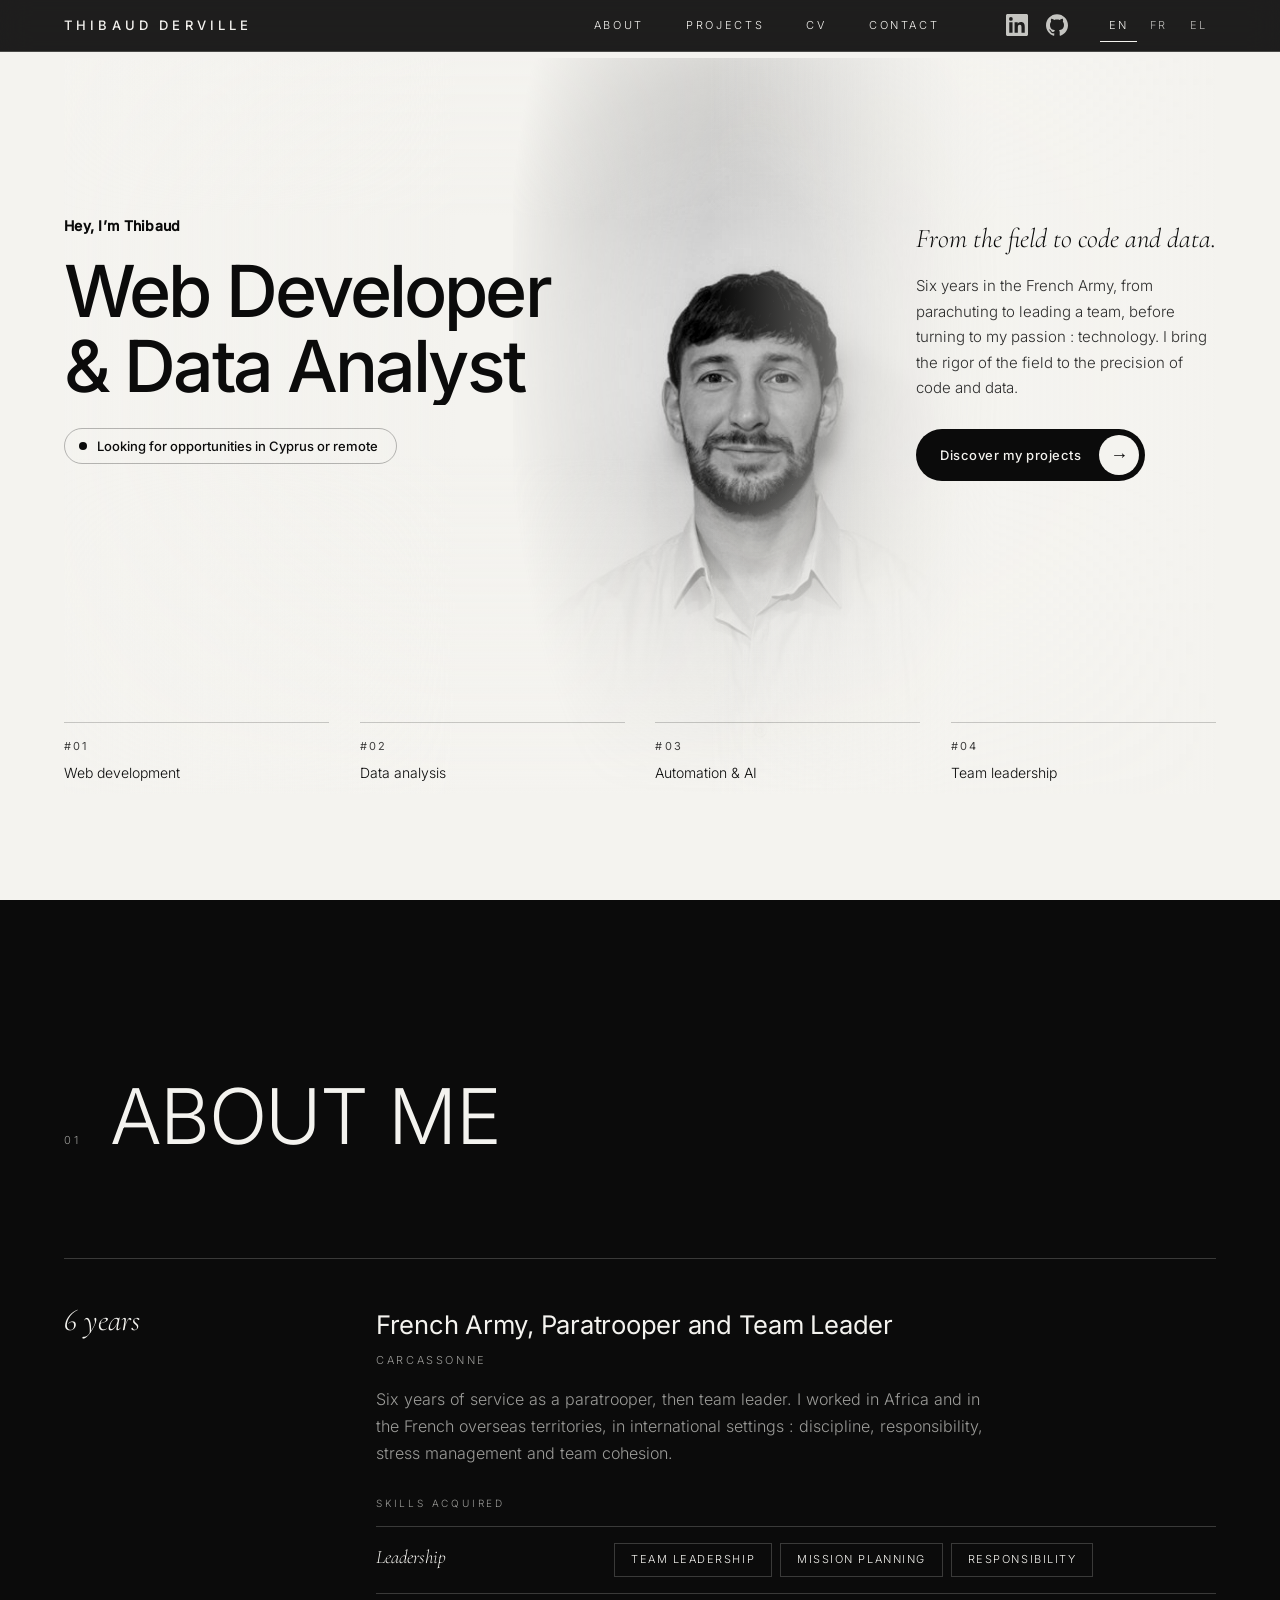
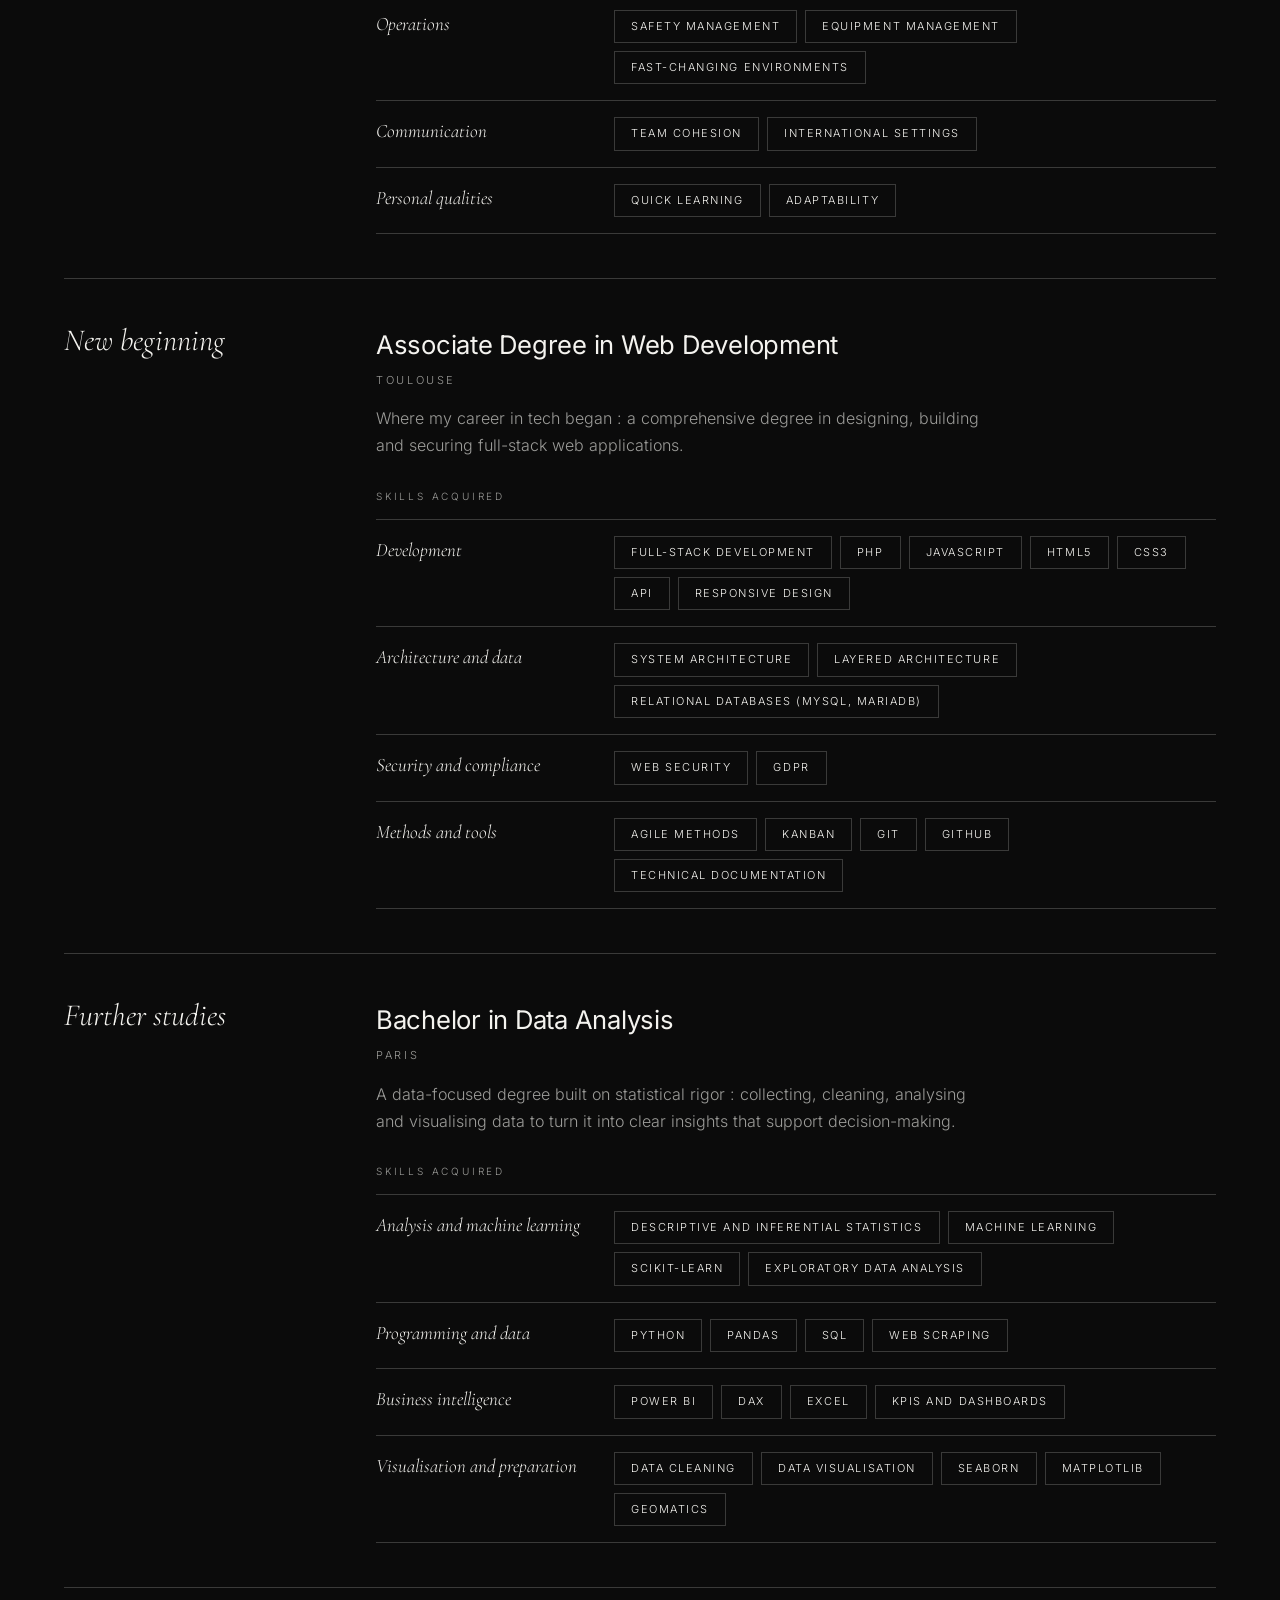
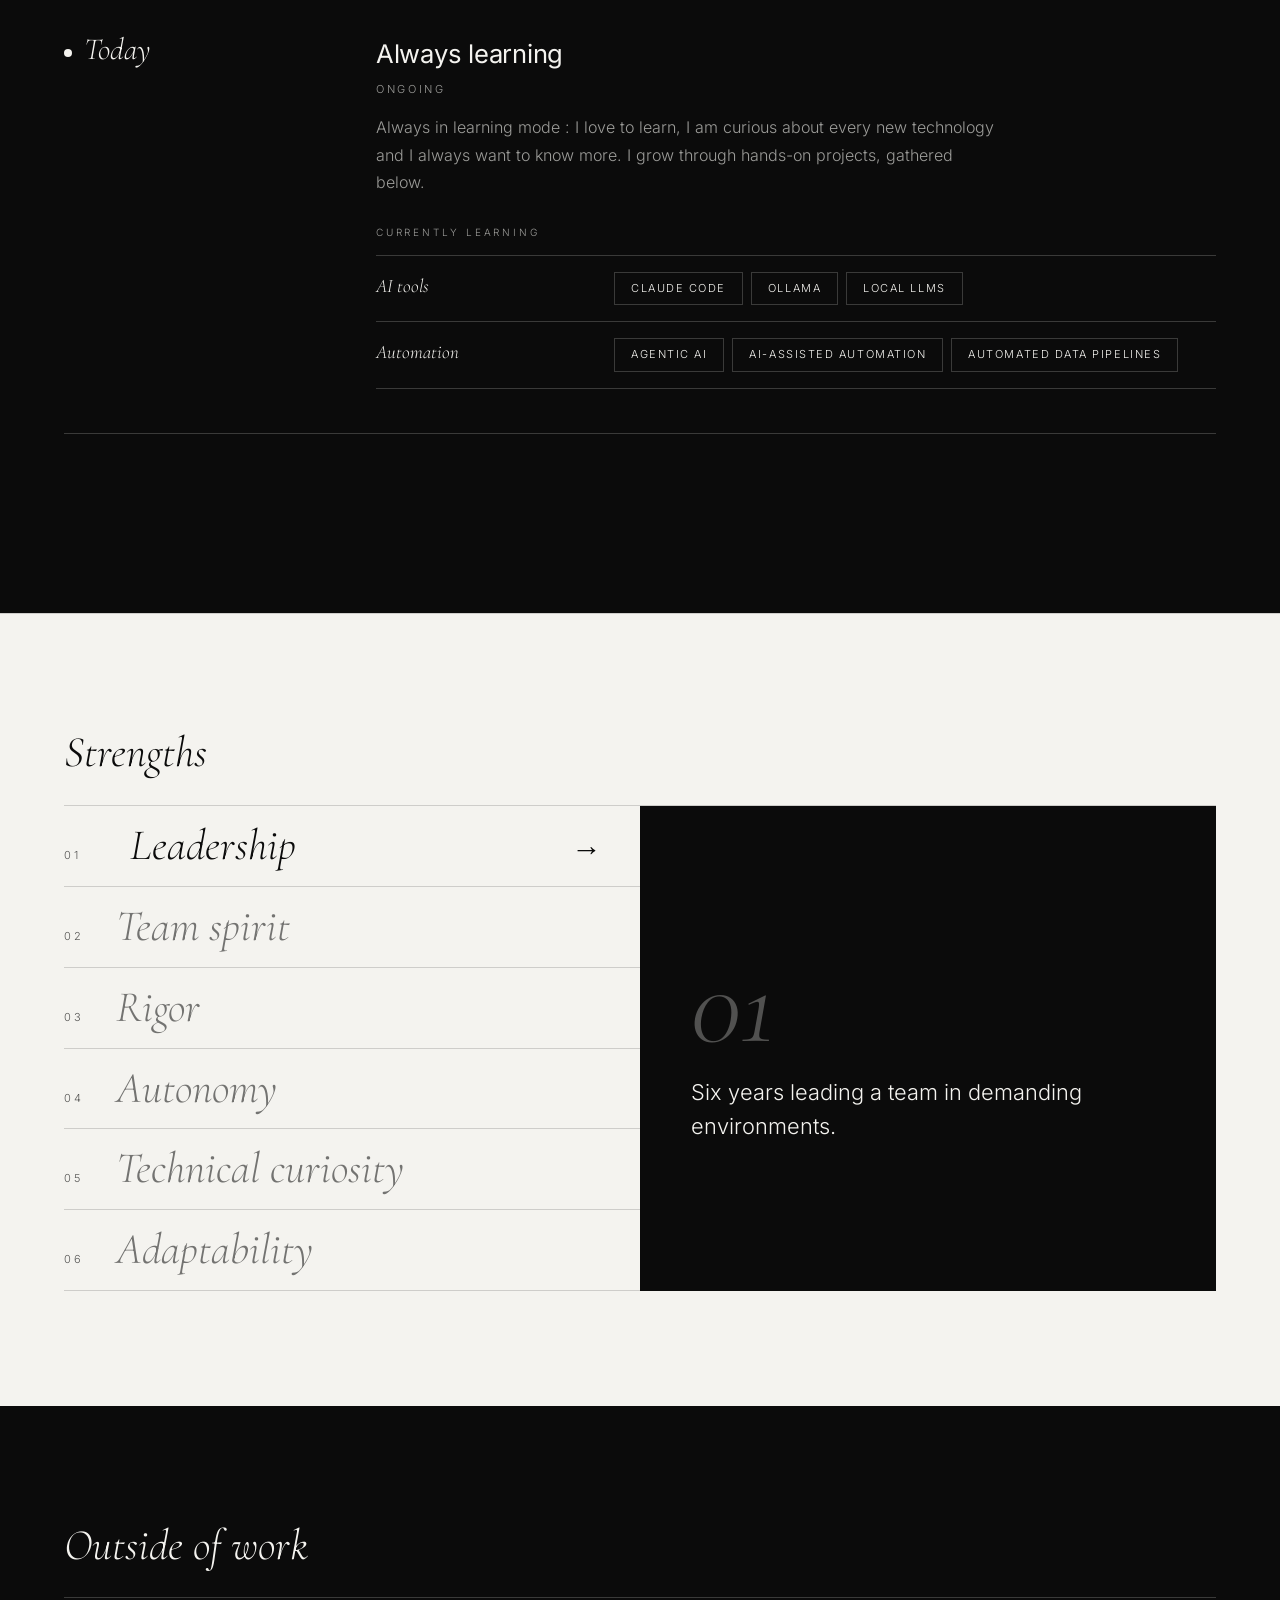
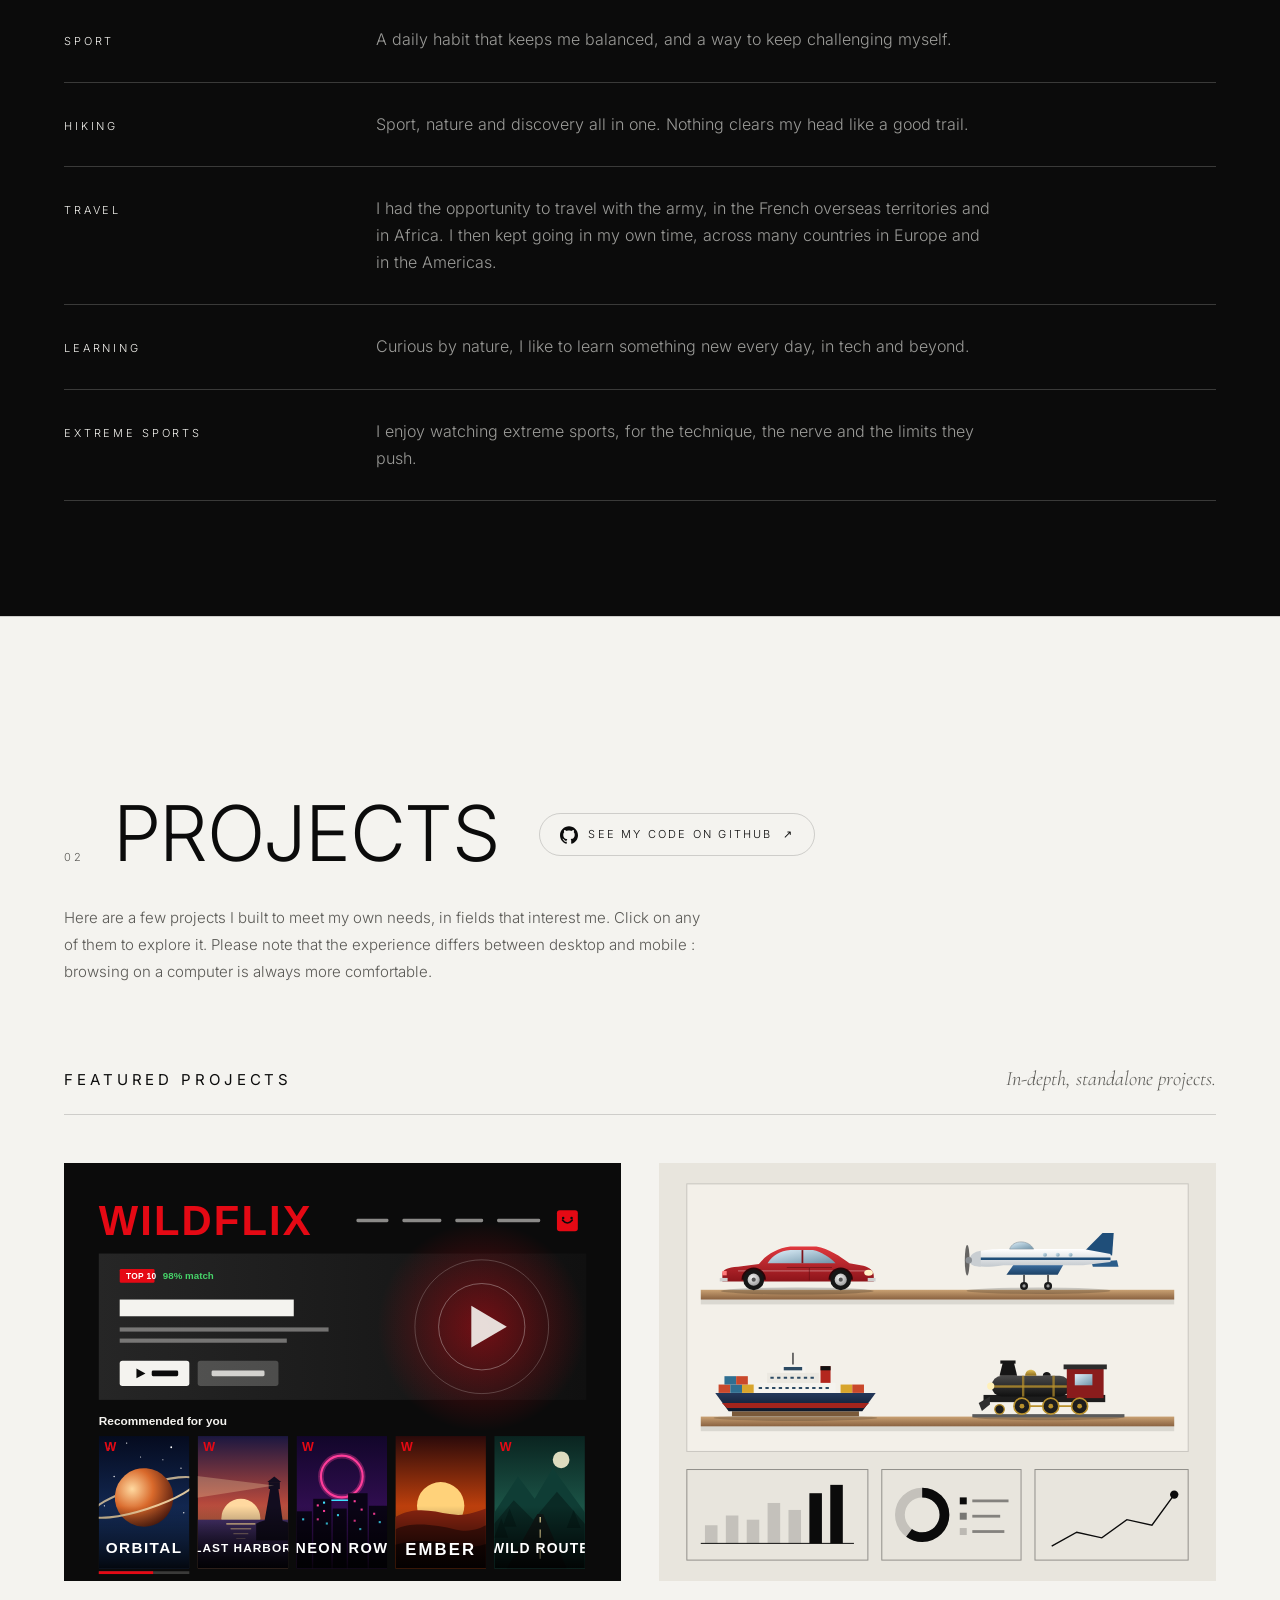
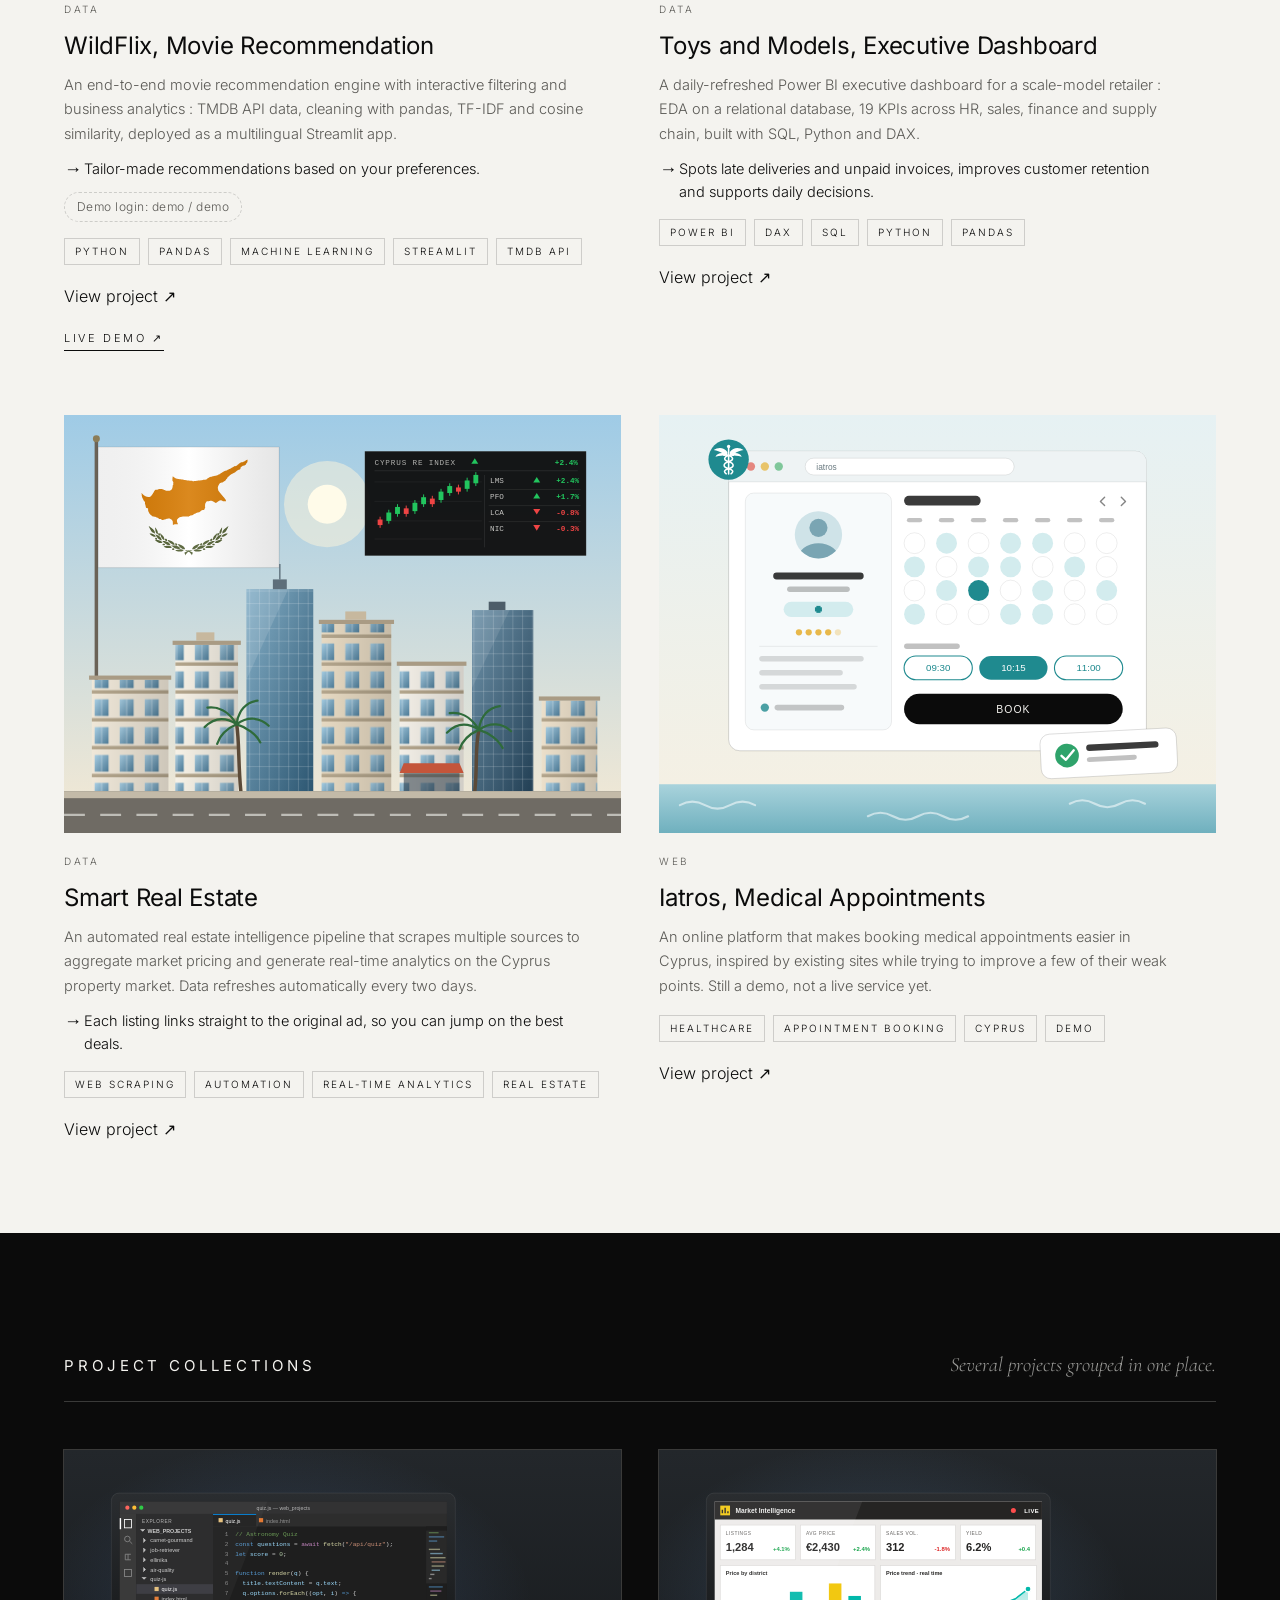
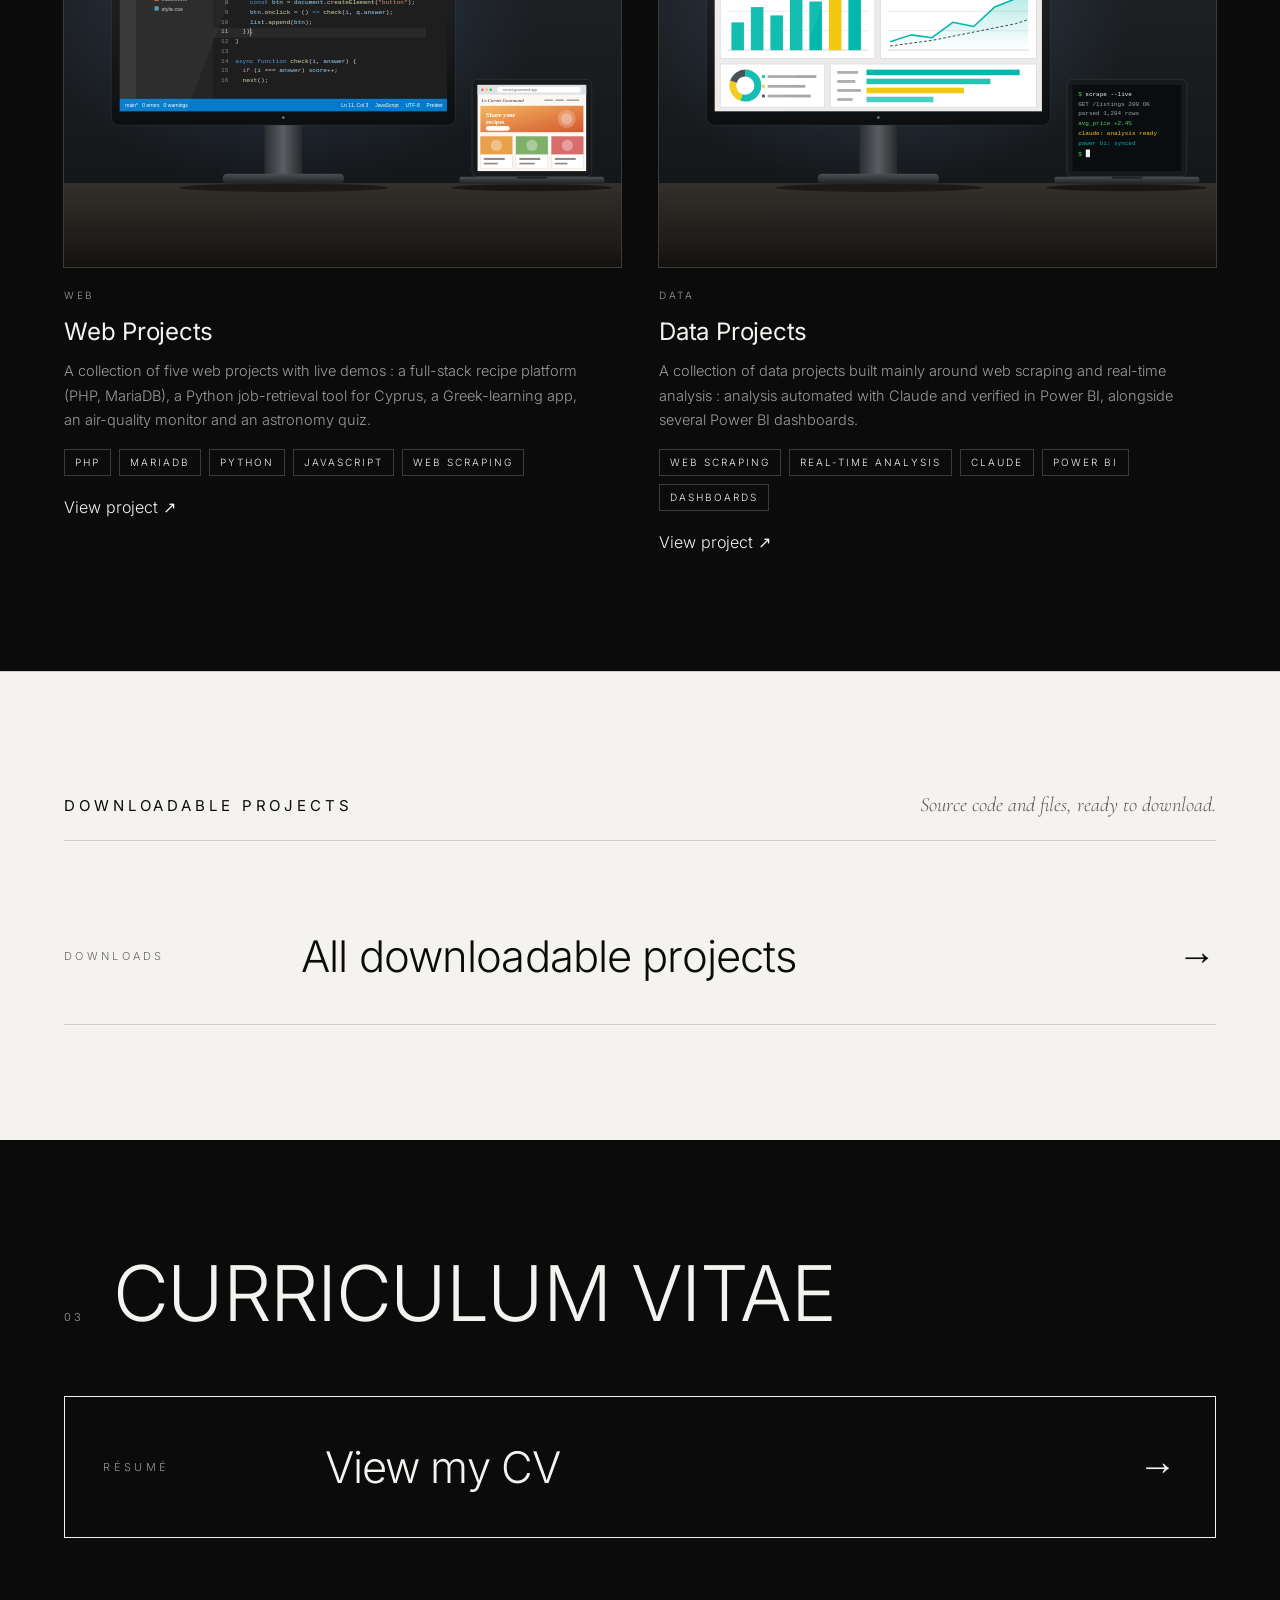
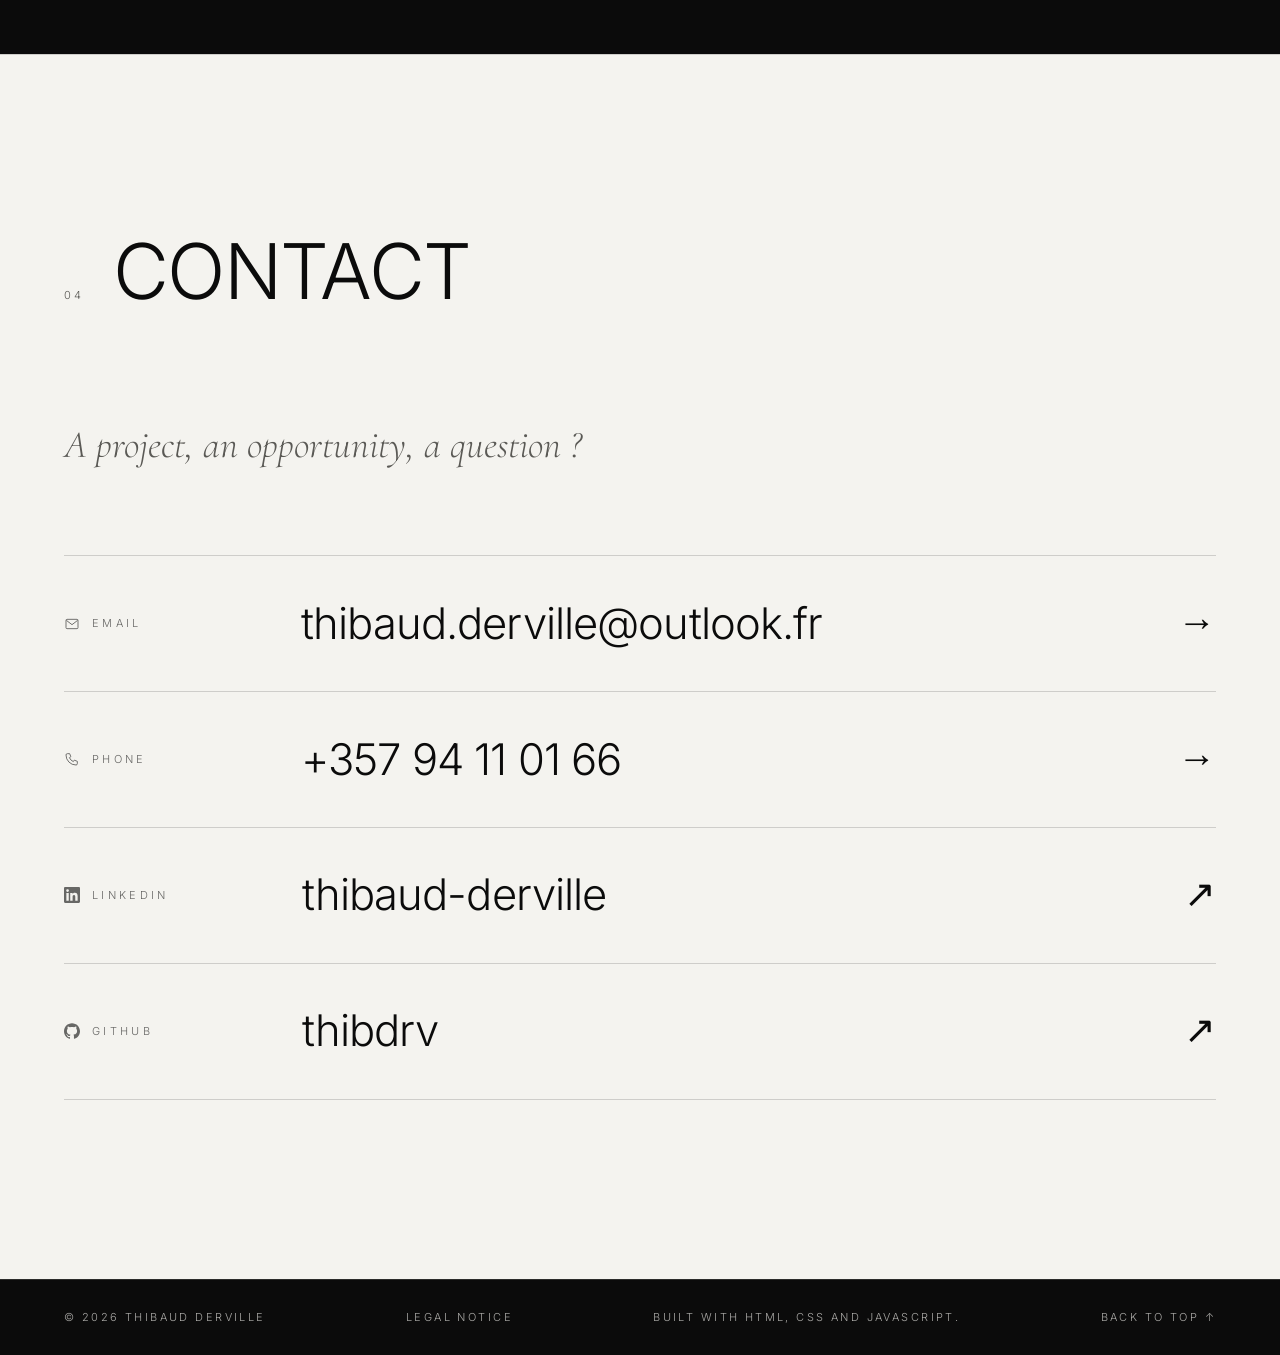
<file: index.html>
<!DOCTYPE html>
<html lang="en">
<head>
  <meta charset="UTF-8">
  <meta name="viewport" content="width=device-width, initial-scale=1">
  <title>Thibaud Derville — Web Developer & Data Analyst</title>
  <meta name="description" content="Portfolio of Thibaud Derville&nbsp;: former paratrooper, web developer and data analyst.">
  <link rel="icon" href="assets/favicon.svg" type="image/svg+xml">
  <meta name="theme-color" content="#f4f3ef">
  <!-- Link preview (LinkedIn, WhatsApp...) -->
  <meta property="og:type" content="website">
  <meta property="og:site_name" content="Thibaud Derville">
  <meta property="og:title" content="Thibaud Derville — Web Developer &amp; Data Analyst">
  <meta property="og:description" content="Portfolio of Thibaud Derville, former paratrooper, web developer and data analyst.">
  <meta name="twitter:card" content="summary_large_image">
  <meta property="og:url" content="https://thibdrv.github.io/">
  <meta property="og:image" content="https://thibdrv.github.io/assets/og-image.jpg">
  <meta property="og:image:width" content="1200">
  <meta property="og:image:height" content="630">
  <meta name="twitter:image" content="https://thibdrv.github.io/assets/og-image.jpg">
  <link rel="canonical" href="https://thibdrv.github.io/">
  <link rel="preload" href="assets/fonts/inter-latin.woff2" as="font" type="font/woff2" crossorigin>
  <link rel="preload" href="assets/fonts/cormorant-garamond-italic-latin.woff2" as="font" type="font/woff2" crossorigin>
  <link rel="stylesheet" href="css/fonts.css">
  <link rel="stylesheet" href="css/style.css">
  <!-- BUILD:LD-JSON:START -->
  <script type="application/ld+json">
  {
    "@context": "https://schema.org",
    "@graph": [
      {
        "@type": "Person",
        "@id": "https://thibdrv.github.io/#me",
        "name": "Thibaud Derville",
        "url": "https://thibdrv.github.io/",
        "image": "https://thibdrv.github.io/assets/photo-thibaud.jpg",
        "jobTitle": "Web Developer & Data Analyst",
        "description": "Web developer and data analyst with hands-on experience in PHP, JavaScript, HTML5/CSS3, SQL, Python and Power BI. Designs clean, layered architectures and well-structured relational databases, and turns raw datasets into actionable insights through reports and dashboards. Six years of military leadership bring discipline, reliability and teamwork.",
        "sameAs": [
          "https://www.linkedin.com/in/thibaud-derville-106241273/",
          "https://github.com/thibdrv"
        ],
        "knowsLanguage": [
          "fr",
          "en"
        ],
        "knowsAbout": [
          "Power BI",
          "DAX",
          "Excel",
          "data cleaning",
          "data visualisation",
          "Python",
          "SQL",
          "web scraping",
          "PHP",
          "JavaScript",
          "HTML5",
          "CSS3",
          "Multi-tier architecture",
          "full-stack development",
          "technical documentation",
          "MySQL",
          "MariaDB",
          "relational schema design",
          "Web security",
          "GDPR",
          "Claude Code",
          "Ollama",
          "Git",
          "GitHub",
          "VS Code",
          "Jupyter Notebook",
          "Anaconda",
          "Google Colab",
          "Microsoft 365"
        ],
        "alumniOf": [
          {
            "@type": "EducationalOrganization",
            "name": "Simplon"
          },
          {
            "@type": "EducationalOrganization",
            "name": "HTSA"
          }
        ],
        "address": {
          "@type": "PostalAddress",
          "addressCountry": "CY"
        }
      },
      {
        "@type": "ItemList",
        "name": "Projects",
        "itemListElement": [
          {
            "@type": "ListItem",
            "position": 1,
            "item": {
              "@type": "CreativeWork",
              "name": "Web Projects",
              "description": "A collection of five web projects with live demos : a full-stack recipe platform (PHP, MariaDB), a Python job-retrieval tool for Cyprus, a Greek-learning app, an air-quality monitor and an astronomy quiz.",
              "url": "https://thibdrv.github.io/Web_Projects/",
              "author": {
                "@id": "https://thibdrv.github.io/#me"
              }
            }
          },
          {
            "@type": "ListItem",
            "position": 2,
            "item": {
              "@type": "CreativeWork",
              "name": "WildFlix, Movie Recommendation",
              "description": "An end-to-end movie recommendation engine with interactive filtering and business analytics : TMDB API data, cleaning with pandas, TF-IDF and cosine similarity, deployed as a multilingual Streamlit app.",
              "url": "https://thibdrv.github.io/Recommendation_System/",
              "author": {
                "@id": "https://thibdrv.github.io/#me"
              }
            }
          },
          {
            "@type": "ListItem",
            "position": 3,
            "item": {
              "@type": "CreativeWork",
              "name": "Data Projects",
              "description": "A collection of data projects built mainly around web scraping and real-time analysis : analysis automated with Claude and verified in Power BI, alongside several Power BI dashboards.",
              "url": "https://thibdrv.github.io/Data_Projects/",
              "author": {
                "@id": "https://thibdrv.github.io/#me"
              }
            }
          },
          {
            "@type": "ListItem",
            "position": 4,
            "item": {
              "@type": "CreativeWork",
              "name": "Toys and Models, Executive Dashboard",
              "description": "A daily-refreshed Power BI executive dashboard for a scale-model retailer : EDA on a relational database, 19 KPIs across HR, sales, finance and supply chain, built with SQL, Python and DAX.",
              "url": "https://drive.google.com/drive/folders/1xPfRDjTGJdZ2du3sL-_a7A6fpXC9lngQ?usp=sharing",
              "author": {
                "@id": "https://thibdrv.github.io/#me"
              }
            }
          },
          {
            "@type": "ListItem",
            "position": 5,
            "item": {
              "@type": "CreativeWork",
              "name": "Smart Real Estate",
              "description": "An automated real estate intelligence pipeline that scrapes multiple sources to aggregate market pricing and generate real-time analytics on the Cyprus property market. Data refreshes automatically every two days.",
              "url": "https://smart-real-estate-seven.vercel.app/en",
              "author": {
                "@id": "https://thibdrv.github.io/#me"
              }
            }
          },
          {
            "@type": "ListItem",
            "position": 6,
            "item": {
              "@type": "CreativeWork",
              "name": "Iatros, Medical Appointments",
              "description": "An online platform that makes booking medical appointments easier in Cyprus, inspired by existing sites while trying to improve a few of their weak points. Still a demo, not a live service yet.",
              "url": "https://iatros-demo.vercel.app/en",
              "author": {
                "@id": "https://thibdrv.github.io/#me"
              }
            }
          }
        ]
      }
    ]
  }
  </script>
  <!-- BUILD:LD-JSON:END -->
  <noscript><style>.reveal { opacity: 1 !important; transform: none !important; }</style></noscript>
</head>
<body>
  <a class="skip-link" href="#main" data-i18n="skip.link">Skip to content</a>

  <header class="header" id="header">
    <a href="#accueil" class="logo">THIBAUD DERVILLE</a>
    <div class="header__menu" id="site-menu">
    <nav class="nav" aria-label="Main navigation">
      <a href="#parcours" data-i18n="nav.path">About</a>
      <a href="#projets" data-i18n="nav.projects">Projects</a>
      <a href="cv.html" data-i18n="nav.cv">CV</a>
      <a href="#contact" data-i18n="nav.contact">Contact</a>
    </nav>
    <!-- LinkedIn / GitHub shortcuts (generated from SOCIALS in js/projects.js) -->
    <div class="social" id="header-social" role="group" aria-label="Social links"></div>
    <div class="lang" role="group" aria-label="Language">
      <button type="button" data-lang="en" lang="en" aria-pressed="true">EN</button>
      <button type="button" data-lang="fr" lang="fr" aria-pressed="false">FR</button>
      <button type="button" data-lang="el" lang="el" aria-pressed="false">EL</button>
    </div>
    </div>
    <button type="button" class="menu-toggle" aria-label="Menu" aria-expanded="false" aria-controls="site-menu"><span></span><span></span><span></span></button>
  </header>

  <main id="main" tabindex="-1">

    <!-- HOME -->
    <section class="hero" id="accueil">
      <div class="hero__card">
        <img class="hero__photo" src="assets/photo-thibaud.jpg" alt="Thibaud Derville" width="600" height="800" fetchpriority="high">

        <div class="hero__main">
        <div class="hero__content">
          <p class="eyebrow reveal" data-i18n="hero.hey">Hey, I’m Thibaud</p>
          <h1 class="hero__title">
            <span class="line"><span class="line__inner" data-i18n="hero.line1">Web Developer</span></span>
            <span class="line"><span class="line__inner" data-i18n-html="hero.line2"><em>&amp;</em> Data Analyst</span></span>
          </h1>
          <p class="hero__status reveal"><span class="hero__status-dot" aria-hidden="true"></span><span data-i18n="hero.status">Looking for opportunities in Cyprus or remote</span></p>
        </div>
        <div class="hero__aside">
          <p class="hero__tagline reveal" data-i18n="hero.tagline">From the field to code and data.</p>
          <p class="hero__text reveal" data-i18n="hero.text">
            Six years in the French Army, from parachuting to leading a team, before turning to my passion&nbsp;&nbsp;: technology. I bring the rigor of the field to the precision of code and data.
          </p>
          <a href="#projets" class="hero__cta reveal">
            <span data-i18n="hero.cta">Discover my projects</span>
            <span class="hero__cta-arrow" aria-hidden="true">→</span>
          </a>
        </div>
        </div>

        <ol class="hero__points">
          <li class="reveal"><b>#01</b><span data-i18n="hero.p1">Web development</span></li>
          <li class="reveal"><b>#02</b><span data-i18n="hero.p2">Data analysis</span></li>
          <li class="reveal"><b>#03</b><span data-i18n="hero.p3">Automation &amp; AI</span></li>
          <li class="reveal"><b>#04</b><span data-i18n="hero.p4">Team leadership</span></li>
        </ol>
      </div>

      <div class="hero__stack reveal">
        <span class="hero__stack-label" data-i18n="hero.stack">Tools I work with</span>
        <ul>
          <li>PHP</li><li>Python</li><li>JavaScript</li><li>SQL</li><li>Power BI</li><li>pandas</li><li>Git</li><li>Claude</li><li class="hero__stack-more" data-i18n="hero.stack.more">and many others</li>
        </ul>
      </div>
    </section>

    <!-- BACKGROUND -->
    <section class="section section--dark" id="parcours">
      <div class="section__head">
        <span class="section__index reveal">01</span>
        <h2 class="section__title reveal" data-i18n="path.title">About me</h2>
      </div>

      <ol class="timeline">
        <li class="timeline__item reveal">
          <span class="timeline__period" data-i18n="path.army.period">6 years</span>
          <div class="timeline__body">
            <h3 data-i18n="path.army.title">French Army, Paratrooper and Team Leader</h3>
            <p class="timeline__place">Carcassonne</p>
            <p class="timeline__text" data-i18n="path.army.text">Six years of service as a paratrooper, then team leader. I worked in Africa and in the French overseas territories, in international settings&nbsp;&nbsp;: discipline, responsibility, stress management and team cohesion.</p>
            <div class="skills">
              <span class="skills__label" data-i18n="path.skills.label">Skills acquired</span>
              <div class="skill-groups" data-i18n-groups="path.army.skills"></div>
            </div>
          </div>
        </li>

        <li class="timeline__item reveal">
          <span class="timeline__period" data-i18n="path.bts.period">New beginning</span>
          <div class="timeline__body">
            <h3 data-i18n="path.bts.title">Associate Degree in Web Development</h3>
            <p class="timeline__place" data-i18n="path.bts.place">Toulouse</p>
            <p class="timeline__text" data-i18n="path.bts.text">Where my career in tech began&nbsp;&nbsp;: a comprehensive degree in designing, building and securing full-stack web applications.</p>
            <div class="skills">
              <span class="skills__label" data-i18n="path.skills.label">Skills acquired</span>
              <div class="skill-groups" data-i18n-groups="path.bts.skills"></div>
            </div>
          </div>
        </li>

        <li class="timeline__item reveal">
          <span class="timeline__period" data-i18n="path.bachelor.period">Further studies</span>
          <div class="timeline__body">
            <h3 data-i18n="path.bachelor.title">Bachelor in Data Analysis</h3>
            <p class="timeline__place" data-i18n="path.bachelor.place">Paris</p>
            <p class="timeline__text" data-i18n="path.bachelor.text">A data-focused degree built on statistical rigor&nbsp;&nbsp;: collecting, cleaning, analysing and visualising data to turn it into clear insights that support decision-making.</p>
            <div class="skills">
              <span class="skills__label" data-i18n="path.skills.label">Skills acquired</span>
              <div class="skill-groups" data-i18n-groups="path.bachelor.skills"></div>
            </div>
          </div>
        </li>

        <li class="timeline__item timeline__item--current reveal">
          <span class="timeline__period" data-i18n="path.now.period">Today</span>
          <div class="timeline__body">
            <h3 data-i18n="path.now.title">Always learning</h3>
            <p class="timeline__place" data-i18n="path.now.place">Ongoing</p>
            <p class="timeline__text" data-i18n="path.now.text">Always in learning mode&nbsp;&nbsp;: I love to learn, I am curious about every new technology and I always want to know more. I grow through hands-on projects, gathered below.</p>
            <div class="skills">
              <span class="skills__label" data-i18n="path.now.skills.label">Currently learning</span>
              <div class="skill-groups" data-i18n-groups="path.now.skills"></div>
            </div>
          </div>
        </li>
      </ol>
    </section>

    <!-- STRENGTHS -->
    <section class="section section--compact" id="qualites">
      <h3 class="subhead subhead--first reveal" data-i18n="values.title">Strengths</h3>
      <ul class="strengths reveal" id="strengths">
        <li class="strength" tabindex="0">
          <span class="strength__num">01</span>
          <span class="strength__word" data-i18n="values.leadership">Leadership</span>
          <p class="strength__desc" data-i18n="values.leadership.desc">Six years leading a team in demanding environments.</p>
        </li>
        <li class="strength" tabindex="0">
          <span class="strength__num">02</span>
          <span class="strength__word" data-i18n="values.team">Team spirit</span>
          <p class="strength__desc" data-i18n="values.team.desc">Team leader&nbsp;: I know how to bring out the best in a group.</p>
        </li>
        <li class="strength" tabindex="0">
          <span class="strength__num">03</span>
          <span class="strength__word" data-i18n="values.rigor">Rigor</span>
          <p class="strength__desc" data-i18n="values.rigor.desc">Precise, disciplined work, from field operations to clean code.</p>
        </li>
        <li class="strength" tabindex="0">
          <span class="strength__num">04</span>
          <span class="strength__word" data-i18n="values.autonomy">Autonomy</span>
          <p class="strength__desc" data-i18n="values.autonomy.desc">I take initiative and carry a project from idea to deployment.</p>
        </li>
        <li class="strength" tabindex="0">
          <span class="strength__num">05</span>
          <span class="strength__word" data-i18n="values.curiosity">Technical curiosity</span>
          <p class="strength__desc" data-i18n="values.curiosity.desc">Always testing new tools, from agentic AI to local LLMs.</p>
        </li>
        <li class="strength" tabindex="0">
          <span class="strength__num">06</span>
          <span class="strength__word" data-i18n="values.adaptability">Adaptability</span>
          <p class="strength__desc" data-i18n="values.adaptability.desc">Africa, overseas territories, new countries&nbsp;: I adapt fast.</p>
        </li>
      </ul>

    </section>

    <!-- INTERESTS -->
    <section class="section section--compact section--dark" id="interets">
      <h3 class="subhead subhead--first reveal" data-i18n="interests.title">Outside of work</h3>
      <ul class="interests">
        <li class="interest reveal">
          <span class="interest__name" data-i18n="interests.sport.title">Sport</span>
          <p class="interest__text" data-i18n="interests.sport.text">A daily habit that keeps me balanced, and a way to keep challenging myself.</p>
        </li>
        <li class="interest reveal">
          <span class="interest__name" data-i18n="interests.hiking.title">Hiking</span>
          <p class="interest__text" data-i18n="interests.hiking.text">Sport, nature and discovery all in one. Nothing clears my head like a good trail.</p>
        </li>
        <li class="interest reveal">
          <span class="interest__name" data-i18n="interests.travel.title">Travel</span>
          <p class="interest__text" data-i18n="interests.travel.text">I had the opportunity to travel with the army, in the French overseas territories and in Africa. I then kept going in my own time, across many countries in Europe and in the Americas.</p>
        </li>
        <li class="interest reveal">
          <span class="interest__name" data-i18n="interests.learning.title">Learning</span>
          <p class="interest__text" data-i18n="interests.learning.text">Curious by nature, I like to learn something new every day, in tech and beyond.</p>
        </li>
        <li class="interest reveal">
          <span class="interest__name" data-i18n="interests.extreme.title">Extreme sports</span>
          <p class="interest__text" data-i18n="interests.extreme.text">I enjoy watching extreme sports, for the technique, the nerve and the limits they push.</p>
        </li>
      </ul>
    </section>

    <!-- PROJECTS -->
    <section class="section section--tight-bottom" id="projets">
      <div class="section__head section__head--tight">
        <span class="section__index reveal">02</span>
        <h2 class="section__title reveal" data-i18n="projects.title">Projects</h2>
        <a class="section__link reveal" href="https://github.com/thibdrv" target="_blank" rel="noopener noreferrer">
          <svg class="icon" viewBox="0 0 24 24" aria-hidden="true" focusable="false"><path d="M12 .297c-6.63 0-12 5.373-12 12 0 5.303 3.438 9.8 8.205 11.385.6.113.82-.258.82-.577 0-.285-.01-1.04-.015-2.04-3.338.724-4.042-1.61-4.042-1.61C4.422 18.07 3.633 17.7 3.633 17.7c-1.087-.744.084-.729.084-.729 1.205.084 1.838 1.236 1.838 1.236 1.07 1.835 2.809 1.305 3.495.998.108-.776.417-1.305.76-1.605-2.665-.3-5.466-1.332-5.466-5.93 0-1.31.465-2.38 1.235-3.22-.135-.303-.54-1.523.105-3.176 0 0 1.005-.322 3.3 1.23.96-.267 1.98-.399 3-.405 1.02.006 2.04.138 3 .405 2.28-1.552 3.285-1.23 3.285-1.23.645 1.653.24 2.873.12 3.176.765.84 1.23 1.91 1.23 3.22 0 4.61-2.805 5.625-5.475 5.92.42.36.81 1.096.81 2.22 0 1.606-.015 2.896-.015 3.286 0 .315.21.69.825.57C20.565 22.092 24 17.592 24 12.297c0-6.627-5.373-12-12-12"/></svg>
          <span data-i18n="projects.github">See my code on GitHub</span> <span aria-hidden="true">↗</span>
        </a>
      </div>
      <p class="section__intro reveal" data-i18n="projects.intro">Here are a few projects I built to meet my own needs, in fields that interest me. Click on any of them to explore it. Please note that the experience differs between desktop and mobile&nbsp;: browsing on a computer is always more comfortable.</p>
      <!-- Cards are generated from js/projects.js (field "group") -->
      <div class="projects-group">
        <div class="projects-group__head reveal">
          <h3 class="projects-group__title" data-i18n="projects.featured.title">Featured projects</h3>
          <p class="projects-group__desc" data-i18n="projects.featured.desc">In-depth, standalone projects.</p>
        </div>
        <div class="projects" id="projects-featured"></div>
        <!-- BUILD:NOSCRIPT-FEATURED:START -->
        <noscript>
          <ul class="nojs-list">
            <li>
              <h3><a href="https://thibdrv.github.io/Recommendation_System/" rel="noopener noreferrer">WildFlix, Movie Recommendation</a></h3>
              <p>An end-to-end movie recommendation engine with interactive filtering and business analytics : TMDB API data, cleaning with pandas, TF-IDF and cosine similarity, deployed as a multilingual Streamlit app.</p>
              <p>Tailor-made recommendations based on your preferences.</p>
            </li>
            <li>
              <h3><a href="https://drive.google.com/drive/folders/1xPfRDjTGJdZ2du3sL-_a7A6fpXC9lngQ?usp=sharing" rel="noopener noreferrer">Toys and Models, Executive Dashboard</a></h3>
              <p>A daily-refreshed Power BI executive dashboard for a scale-model retailer : EDA on a relational database, 19 KPIs across HR, sales, finance and supply chain, built with SQL, Python and DAX.</p>
              <p>Spots late deliveries and unpaid invoices, improves customer retention and supports daily decisions.</p>
            </li>
            <li>
              <h3><a href="https://smart-real-estate-seven.vercel.app/en" rel="noopener noreferrer">Smart Real Estate</a></h3>
              <p>An automated real estate intelligence pipeline that scrapes multiple sources to aggregate market pricing and generate real-time analytics on the Cyprus property market. Data refreshes automatically every two days.</p>
              <p>Each listing links straight to the original ad, so you can jump on the best deals.</p>
            </li>
            <li>
              <h3><a href="https://iatros-demo.vercel.app/en" rel="noopener noreferrer">Iatros, Medical Appointments</a></h3>
              <p>An online platform that makes booking medical appointments easier in Cyprus, inspired by existing sites while trying to improve a few of their weak points. Still a demo, not a live service yet.</p>
            </li>
          </ul>
        </noscript>
        <!-- BUILD:NOSCRIPT-FEATURED:END -->
      </div>
    </section>

    <!-- COLLECTIONS -->
    <section class="section section--compact section--dark" id="collections">
      <div class="projects-group">
        <div class="projects-group__head reveal">
          <h3 class="projects-group__title" data-i18n="projects.collections.title">Project collections</h3>
          <p class="projects-group__desc" data-i18n="projects.collections.desc">Several projects grouped in one place.</p>
        </div>
        <div class="projects" id="projects-collections"></div>
        <!-- BUILD:NOSCRIPT-COLLECTIONS:START -->
        <noscript>
          <ul class="nojs-list">
            <li>
              <h3><a href="https://thibdrv.github.io/Web_Projects/" rel="noopener noreferrer">Web Projects</a></h3>
              <p>A collection of five web projects with live demos : a full-stack recipe platform (PHP, MariaDB), a Python job-retrieval tool for Cyprus, a Greek-learning app, an air-quality monitor and an astronomy quiz.</p>
            </li>
            <li>
              <h3><a href="https://thibdrv.github.io/Data_Projects/" rel="noopener noreferrer">Data Projects</a></h3>
              <p>A collection of data projects built mainly around web scraping and real-time analysis : analysis automated with Claude and verified in Power BI, alongside several Power BI dashboards.</p>
            </li>
          </ul>
        </noscript>
        <!-- BUILD:NOSCRIPT-COLLECTIONS:END -->
      </div>
    </section>

    <!-- DOWNLOADS : section beige, lien vers downloads.html (liste dans js/projects.js, DOWNLOADS) -->
    <section class="section section--compact" id="downloads">
      <div class="projects-group projects-group--downloads">
        <div class="projects-group__head reveal">
          <h3 class="projects-group__title" data-i18n="projects.downloads.title">Downloadable projects</h3>
          <p class="projects-group__desc" data-i18n="projects.downloads.desc">Source code and files, ready to download.</p>
        </div>
        <div class="dl-wrap reveal">
          <a class="contact__row" href="downloads.html">
            <span class="contact__label" data-i18n="projects.downloads.label">Downloads</span>
            <span class="contact__value" data-i18n="projects.downloads.link">All downloadable projects</span>
            <span class="contact__arrow" aria-hidden="true">→</span>
          </a>
        </div>
      </div>
    </section>

    <!-- CV -->
    <section class="section section--compact section--dark" id="cv">
      <div class="section__head">
        <span class="section__index reveal">03</span>
        <h2 class="section__title reveal" data-i18n="cv.title">Curriculum Vitae</h2>
      </div>
      <a href="cv.html" class="cv-link reveal">
        <span class="cv-link__label" data-i18n="cv.label">Résumé</span>
        <span class="cv-link__value" data-i18n="cv.open">View my CV</span>
        <span class="cv-link__arrow" aria-hidden="true">→</span>
      </a>
    </section>

    <!-- CONTACT -->
    <section class="section" id="contact">
      <div class="section__head">
        <span class="section__index reveal">04</span>
        <h2 class="section__title reveal" data-i18n="contact.title">Contact</h2>
      </div>
      <p class="contact__lead reveal" data-i18n="contact.lead">A project, an opportunity, a question&nbsp;?</p>
      <!-- Rows (email, LinkedIn, GitHub) are generated from js/projects.js -->
      <ul class="contact__list" id="contact-list"></ul>
      <!-- BUILD:NOSCRIPT-CONTACT:START -->
      <noscript>
      <ul class="contact__list nojs-list">
        <li><a href="mailto:thibaud.derville@outlook.fr">thibaud.derville@outlook.fr</a></li>
        <li><a href="https://www.linkedin.com/in/thibaud-derville-106241273/" rel="noopener noreferrer">LinkedIn</a></li>
        <li><a href="https://github.com/thibdrv" rel="noopener noreferrer">GitHub</a></li>
      </ul>
      </noscript>
      <!-- BUILD:NOSCRIPT-CONTACT:END -->
    </section>

  </main>

  <footer class="footer">
    <span>© <span id="year2">2026</span> Thibaud Derville</span>
    <a href="legal.html" data-i18n="footer.legal">Legal notice</a>
    <span data-i18n="footer.built">Built with HTML, CSS and JavaScript.</span>
    <a href="#accueil" data-i18n="footer.top">Back to top ↑</a>
  </footer>

  <script src="js/projects.js"></script>
  <script src="js/i18n.js"></script>
  <script src="js/main.js"></script>
  <script data-goatcounter="https://thibauddrv.goatcounter.com/count" async src="https://gc.zgo.at/count.js"></script>
</body>
</html>
</file>
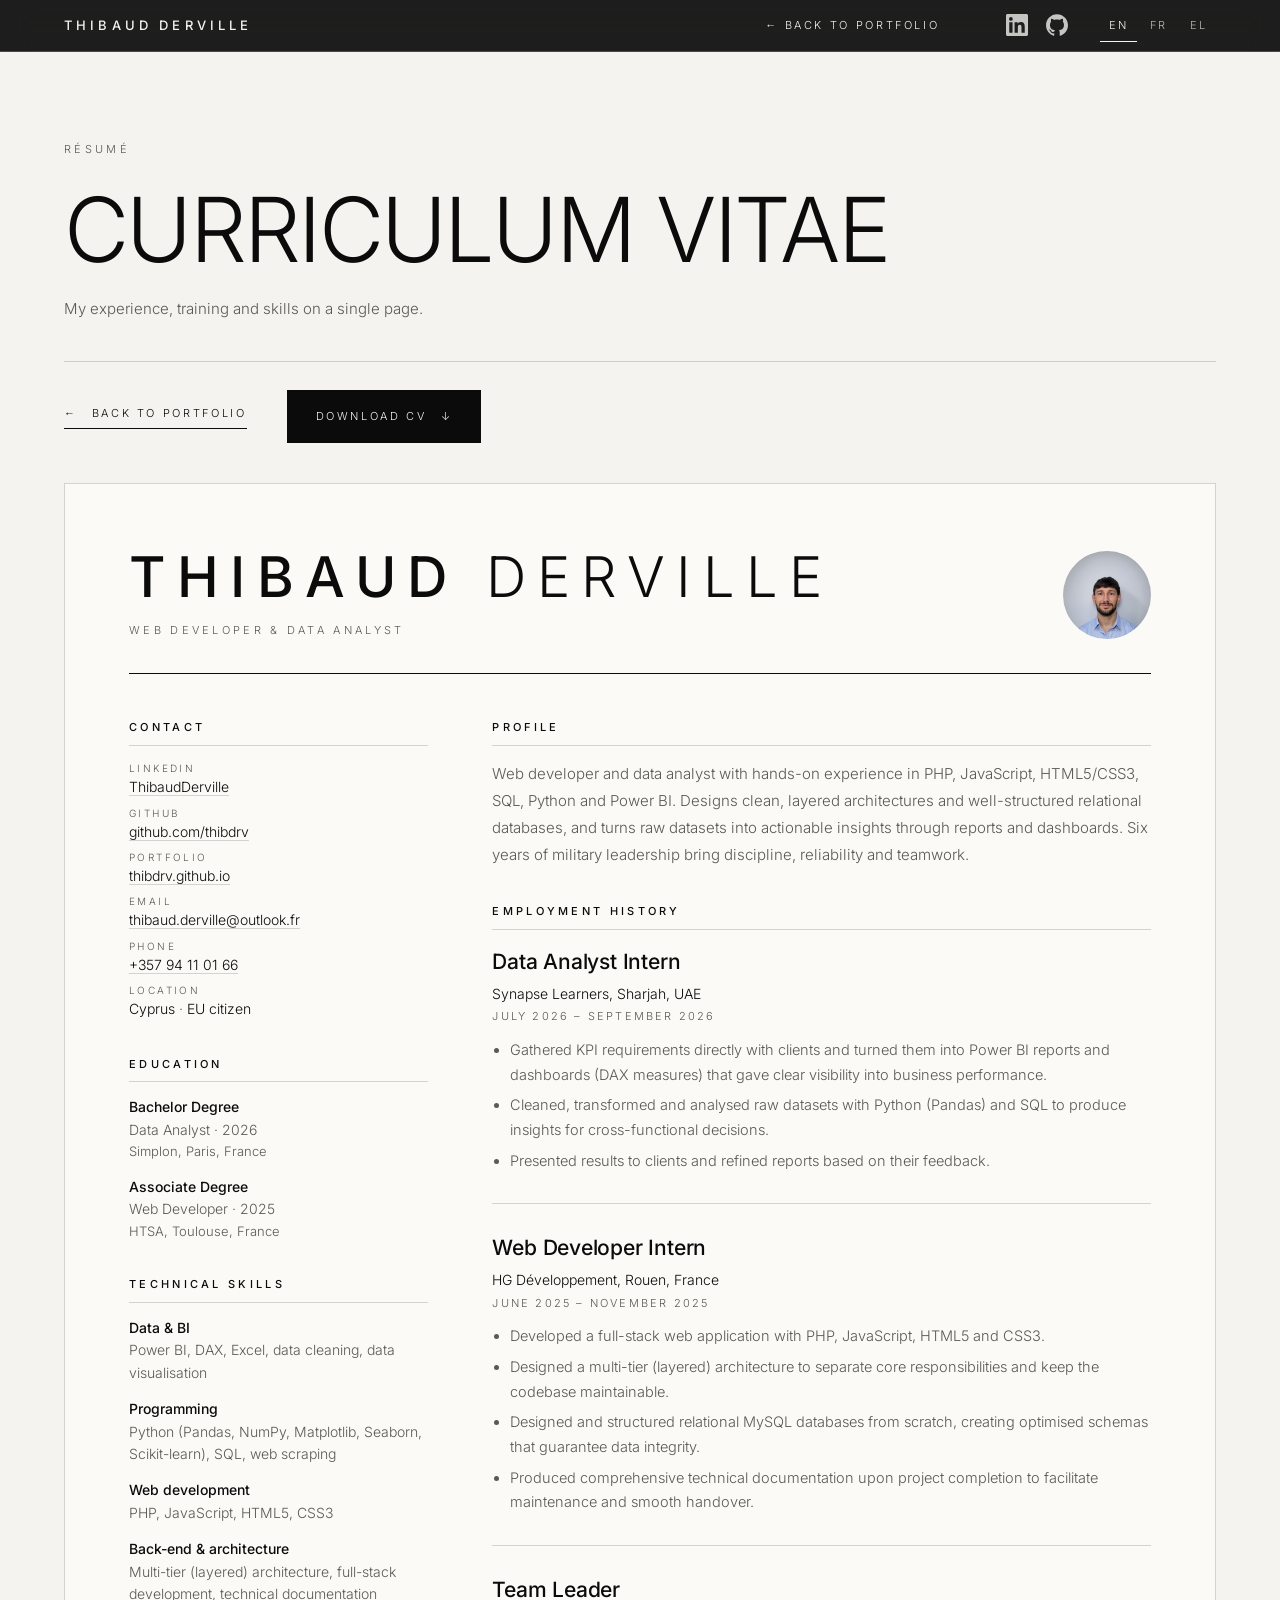
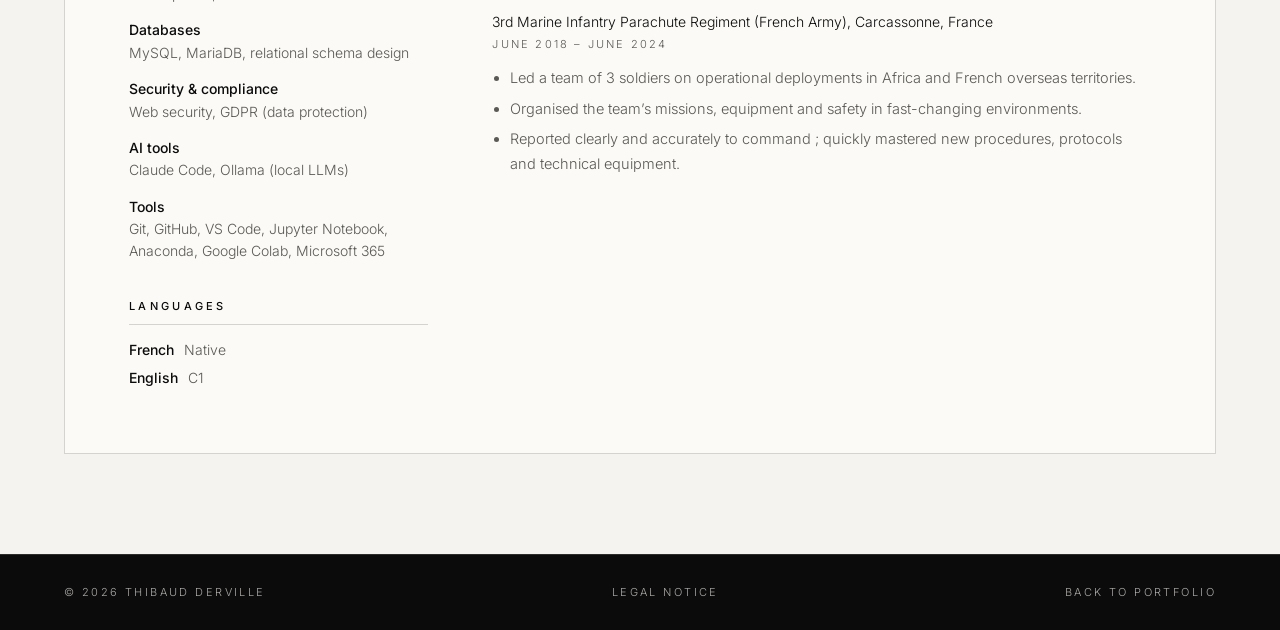
<file: cv.html>
<!DOCTYPE html>
<html lang="en">
<head>
  <meta charset="UTF-8">
  <meta name="viewport" content="width=device-width, initial-scale=1">
  <title>CV — Thibaud Derville</title>
  <meta name="description" content="Curriculum vitae of Thibaud Derville&nbsp;: web developer and data analyst.">
  <link rel="icon" href="assets/favicon.svg" type="image/svg+xml">
  <meta name="theme-color" content="#f4f3ef">
  <meta property="og:type" content="website">
  <meta property="og:site_name" content="Thibaud Derville">
  <meta property="og:title" content="CV — Thibaud Derville">
  <meta property="og:description" content="Curriculum vitae of Thibaud Derville, web developer and data analyst.">
  <meta name="twitter:card" content="summary_large_image">
  <link rel="preload" href="assets/fonts/inter-latin.woff2" as="font" type="font/woff2" crossorigin>
  <link rel="preload" href="assets/fonts/cormorant-garamond-italic-latin.woff2" as="font" type="font/woff2" crossorigin>
  <link rel="stylesheet" href="css/fonts.css">
  <link rel="stylesheet" href="css/style.css">
  <noscript><style>.reveal { opacity: 1 !important; transform: none !important; }</style></noscript>
</head>
<body data-title-key="cv.meta.title" data-desc-key="cv.meta.description">
  <a class="skip-link" href="#main" data-i18n="skip.link">Skip to content</a>

  <header class="header" id="header">
    <a href="index.html" class="logo">THIBAUD DERVILLE</a>
    <div class="header__menu" id="site-menu">
    <nav class="nav" aria-label="Main navigation">
      <a href="index.html" class="nav__back"><span aria-hidden="true">←</span> <span data-i18n="cv.back">Back to portfolio</span></a>
    </nav>
    <div class="social" id="header-social" role="group" aria-label="Social links"></div>
    <div class="lang" role="group" aria-label="Language">
      <button type="button" data-lang="en" lang="en" aria-pressed="true">EN</button>
      <button type="button" data-lang="fr" lang="fr" aria-pressed="false">FR</button>
      <button type="button" data-lang="el" lang="el" aria-pressed="false">EL</button>
    </div>
    </div>
    <button type="button" class="menu-toggle" aria-label="Menu" aria-expanded="false" aria-controls="site-menu"><span></span><span></span><span></span></button>
  </header>

  <main id="main" tabindex="-1" class="cv-page">
    <p class="eyebrow" data-i18n="cv.label">Résumé</p>
    <h1 class="cv-title" data-i18n="cv.title">Curriculum Vitae</h1>
    <p class="cv-lead" data-i18n="cv.lead">My experience, training and skills on a single page.</p>

    <div class="cv-actions">
      <a href="index.html" class="link-arrow link-arrow--back"><span aria-hidden="true">←</span> <span data-i18n="cv.back">Back to portfolio</span></a>
      <!-- Real download if CV.file is set in js/projects.js, otherwise opens the print dialog ("Save as PDF") -->
      <a id="cv-download" class="btn" href="#" role="button"><span data-i18n="cv.download">Download CV</span> <span aria-hidden="true">↓</span></a>
    </div>
    <p class="cv-hint" id="cv-hint" data-i18n="cv.hint">In the print window, choose “Save as PDF”.</p>

    <!-- The CV itself is generated from js/cv-data.js -->
    <article class="cv-sheet" id="cv-doc" aria-label="Curriculum Vitae"></article>
    <!-- BUILD:NOSCRIPT-CV:START -->
    <noscript>
      <h2>Thibaud Derville</h2>
      <p>Web Developer &amp; Data Analyst</p>
      <h3>Profile</h3>
      <p>Web developer and data analyst with hands-on experience in PHP, JavaScript, HTML5/CSS3, SQL, Python and Power BI. Designs clean, layered architectures and well-structured relational databases, and turns raw datasets into actionable insights through reports and dashboards. Six years of military leadership bring discipline, reliability and teamwork.</p>
      <h3>Employment history</h3>
      <ul class="nojs-list">
        <li>
          <h3>Data Analyst Intern, Synapse Learners, Sharjah, UAE</h3>
          <p>July 2026 – September 2026</p>
          <ul>
            <li>Gathered KPI requirements directly with clients and turned them into Power BI reports and dashboards (DAX measures) that gave clear visibility into business performance.</li>
            <li>Cleaned, transformed and analysed raw datasets with Python (Pandas) and SQL to produce insights for cross-functional decisions.</li>
            <li>Presented results to clients and refined reports based on their feedback.</li>
          </ul>
        </li>
        <li>
          <h3>Web Developer Intern, HG Développement, Rouen, France</h3>
          <p>June 2025 – November 2025</p>
          <ul>
            <li>Developed a full-stack web application with PHP, JavaScript, HTML5 and CSS3.</li>
            <li>Designed a multi-tier (layered) architecture to separate core responsibilities and keep the codebase maintainable.</li>
            <li>Designed and structured relational MySQL databases from scratch, creating optimised schemas that guarantee data integrity.</li>
            <li>Produced comprehensive technical documentation upon project completion to facilitate maintenance and smooth handover.</li>
          </ul>
        </li>
        <li>
          <h3>Team Leader, 3rd Marine Infantry Parachute Regiment (French Army), Carcassonne, France</h3>
          <p>June 2018 – June 2024</p>
          <ul>
            <li>Led a team of 3 soldiers on operational deployments in Africa and French overseas territories.</li>
            <li>Organised the team’s missions, equipment and safety in fast-changing environments.</li>
            <li>Reported clearly and accurately to command ; quickly mastered new procedures, protocols and technical equipment.</li>
          </ul>
        </li>
      </ul>
      <h3>Education</h3>
      <ul>
        <li>Bachelor Degree, Data Analyst (2026), Simplon, Paris, France</li>
        <li>Associate Degree, Web Developer (2025), HTSA, Toulouse, France</li>
      </ul>
      <h3>Technical skills</h3>
      <ul>
        <li>Data &amp; BI : Power BI, DAX, Excel, data cleaning, data visualisation</li>
        <li>Programming : Python (Pandas, NumPy, Matplotlib, Seaborn, Scikit-learn), SQL, web scraping</li>
        <li>Web development : PHP, JavaScript, HTML5, CSS3</li>
        <li>Back-end &amp; architecture : Multi-tier (layered) architecture, full-stack development, technical documentation</li>
        <li>Databases : MySQL, MariaDB, relational schema design</li>
        <li>Security &amp; compliance : Web security, GDPR (data protection)</li>
        <li>AI tools : Claude Code, Ollama (local LLMs)</li>
        <li>Tools : Git, GitHub, VS Code, Jupyter Notebook, Anaconda, Google Colab, Microsoft 365</li>
      </ul>
      <h3>Languages</h3>
      <ul>
        <li>French : Native</li>
        <li>English : C1</li>
      </ul>
      <p>Download: <a href="assets/cv/CV_Thibaud_Derville_EN.pdf">PDF (English)</a> · <a href="assets/cv/CV_Thibaud_Derville_FR.pdf">PDF (Français)</a> · <a href="assets/cv/CV_Thibaud_Derville_EL.pdf">PDF (Ελληνικά)</a></p>
    </noscript>
    <!-- BUILD:NOSCRIPT-CV:END -->
  </main>

  <footer class="footer">
    <span>© <span id="year2">2026</span> Thibaud Derville</span>
    <a href="legal.html" data-i18n="footer.legal">Legal notice</a>
    <a href="index.html" data-i18n="cv.back">Back to portfolio</a>
  </footer>

  <script src="js/projects.js"></script>
  <script src="js/cv-data.js"></script>
  <script src="js/i18n.js"></script>
  <script src="js/main.js"></script>
  <script data-goatcounter="https://thibauddrv.goatcounter.com/count" async src="https://gc.zgo.at/count.js"></script>
</body>
</html>
</file>
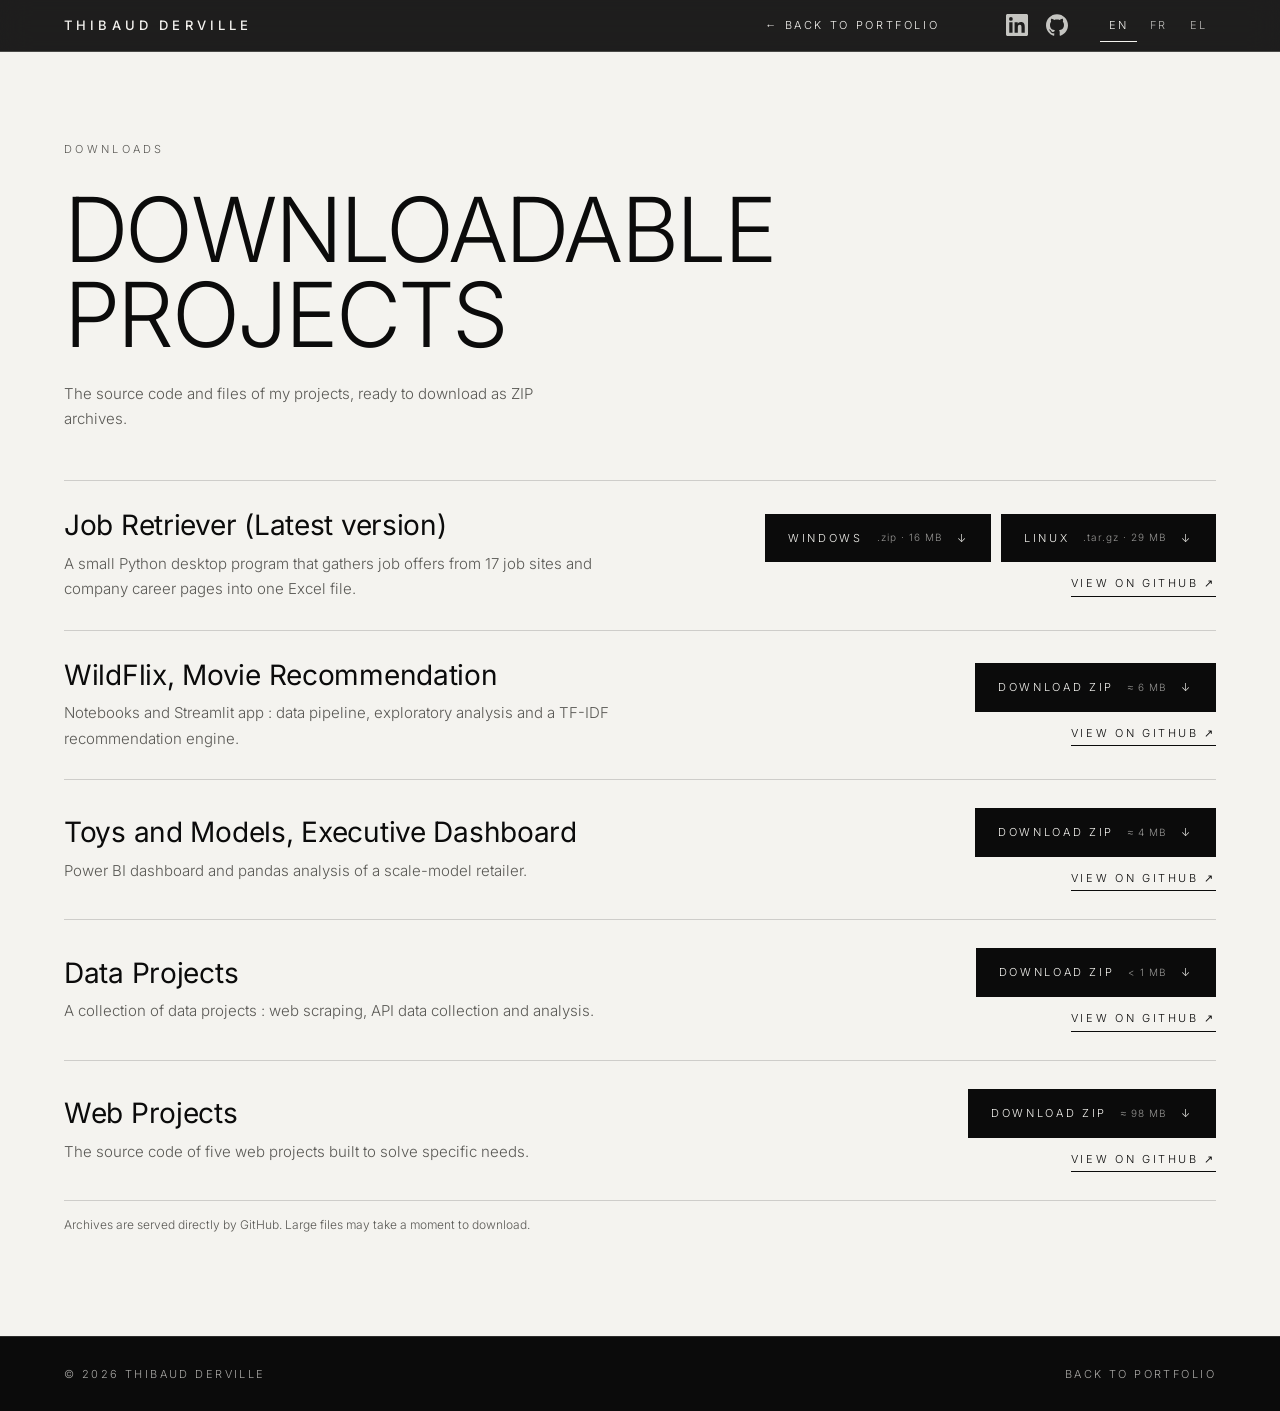
<file: downloads.html>
<!DOCTYPE html>
<html lang="en">
<head>
  <meta charset="UTF-8">
  <meta name="viewport" content="width=device-width, initial-scale=1">
  <title>Downloadable projects — Thibaud Derville</title>
  <meta name="description" content="Source code and files of Thibaud Derville's projects, available for download.">
  <link rel="icon" href="assets/favicon.svg" type="image/svg+xml">
  <meta name="theme-color" content="#f4f3ef">
  <link rel="preload" href="assets/fonts/inter-latin.woff2" as="font" type="font/woff2" crossorigin>
  <link rel="preload" href="assets/fonts/cormorant-garamond-italic-latin.woff2" as="font" type="font/woff2" crossorigin>
  <link rel="stylesheet" href="css/fonts.css">
  <link rel="stylesheet" href="css/style.css">
  <noscript><style>.reveal { opacity: 1 !important; transform: none !important; }</style></noscript>
</head>
<body data-title-key="dl.meta.title" data-desc-key="dl.meta.description">
  <a class="skip-link" href="#main" data-i18n="skip.link">Skip to content</a>

  <header class="header" id="header">
    <a href="index.html" class="logo">THIBAUD DERVILLE</a>
    <div class="header__menu" id="site-menu">
    <nav class="nav" aria-label="Main navigation">
      <a href="index.html#projets" class="nav__back"><span aria-hidden="true">←</span> <span data-i18n="cv.back">Back to portfolio</span></a>
    </nav>
    <div class="social" id="header-social" role="group" aria-label="Social links"></div>
    <div class="lang" role="group" aria-label="Language">
      <button type="button" data-lang="en" lang="en" aria-pressed="true">EN</button>
      <button type="button" data-lang="fr" lang="fr" aria-pressed="false">FR</button>
      <button type="button" data-lang="el" lang="el" aria-pressed="false">EL</button>
    </div>
    </div>
    <button type="button" class="menu-toggle" aria-label="Menu" aria-expanded="false" aria-controls="site-menu"><span></span><span></span><span></span></button>
  </header>

  <main id="main" tabindex="-1" class="cv-page">
    <p class="eyebrow" data-i18n="dl.label">Downloads</p>
    <h1 class="cv-title" data-i18n="dl.title">Downloadable projects</h1>
    <p class="cv-lead" data-i18n="dl.lead">The source code and files of my projects, ready to download as ZIP archives.</p>

    <!-- Liste générée depuis DOWNLOADS (js/projects.js) -->
    <ol class="dl-list" id="dl-list"></ol>

    <p class="cv-hint" data-i18n="dl.note">Archives are served directly by GitHub. Large files may take a moment to download.</p>
  </main>

  <footer class="footer">
    <span>© <span id="year2">2026</span> Thibaud Derville</span>
    <a href="index.html#projets" data-i18n="cv.back">Back to portfolio</a>
  </footer>

  <script src="js/projects.js"></script>
  <script src="js/i18n.js"></script>
  <script src="js/main.js"></script>
  <script data-goatcounter="https://thibauddrv.goatcounter.com/count" async src="https://gc.zgo.at/count.js"></script>
</body>
</html>
</file>
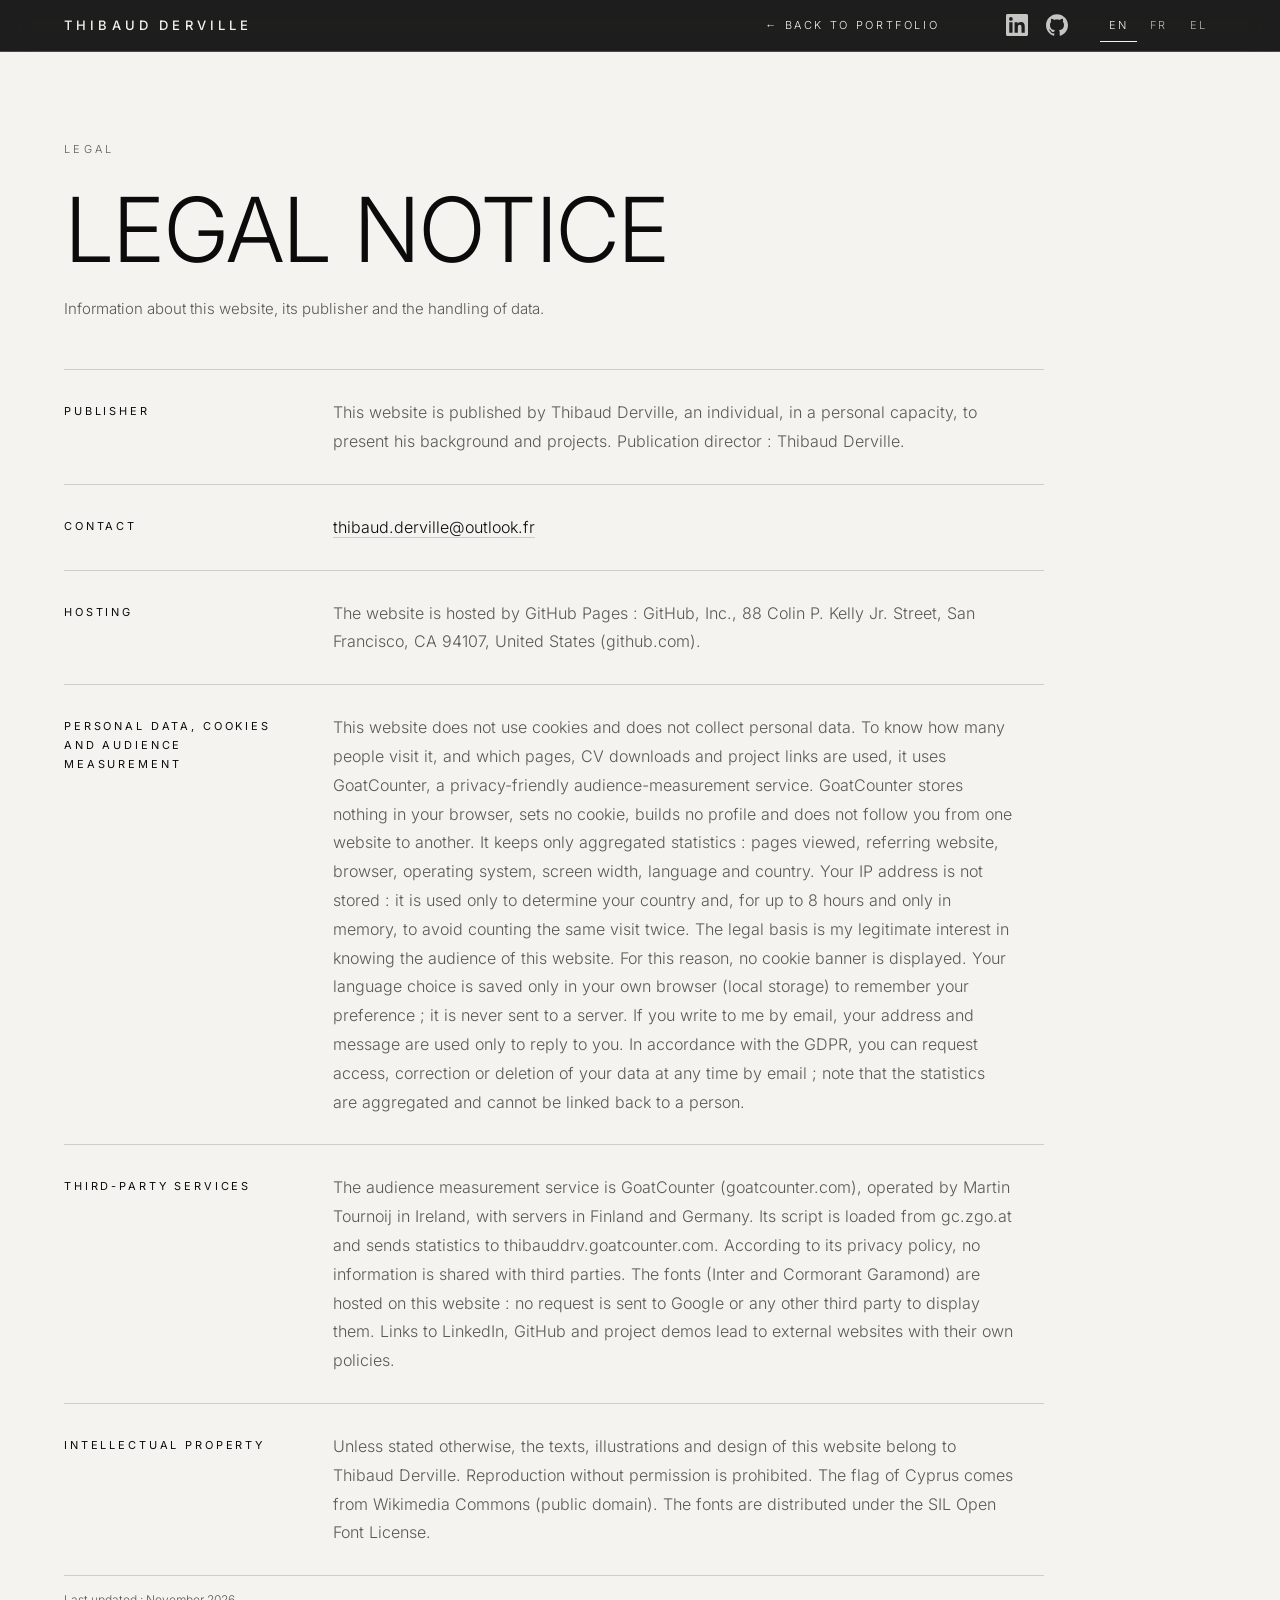
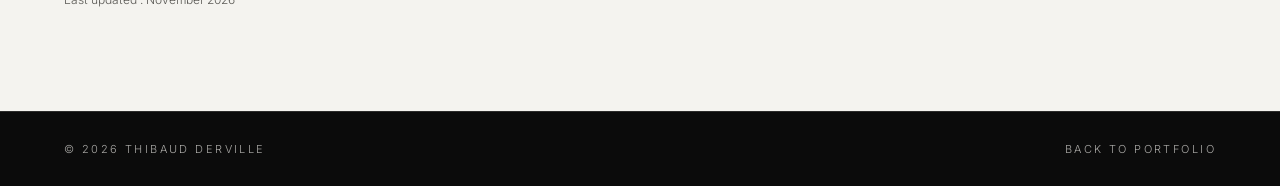
<file: legal.html>
<!DOCTYPE html>
<html lang="en">
<head>
  <meta charset="UTF-8">
  <meta name="viewport" content="width=device-width, initial-scale=1">
  <title>Legal notice — Thibaud Derville</title>
  <meta name="description" content="Legal notice of the website of Thibaud Derville.">
  <link rel="icon" href="assets/favicon.svg" type="image/svg+xml">
  <meta name="theme-color" content="#f4f3ef">
  <link rel="preload" href="assets/fonts/inter-latin.woff2" as="font" type="font/woff2" crossorigin>
  <link rel="preload" href="assets/fonts/cormorant-garamond-italic-latin.woff2" as="font" type="font/woff2" crossorigin>
  <link rel="stylesheet" href="css/fonts.css">
  <link rel="stylesheet" href="css/style.css">
  <noscript><style>.reveal { opacity: 1 !important; transform: none !important; }</style></noscript>
</head>
<body data-title-key="legal.meta.title" data-desc-key="legal.meta.description">
  <a class="skip-link" href="#main" data-i18n="skip.link">Skip to content</a>

  <header class="header" id="header">
    <a href="index.html" class="logo">THIBAUD DERVILLE</a>
    <div class="header__menu" id="site-menu">
    <nav class="nav" aria-label="Main navigation">
      <a href="index.html" class="nav__back"><span aria-hidden="true">←</span> <span data-i18n="cv.back">Back to portfolio</span></a>
    </nav>
    <div class="social" id="header-social" role="group" aria-label="Social links"></div>
    <div class="lang" role="group" aria-label="Language">
      <button type="button" data-lang="en" lang="en" aria-pressed="true">EN</button>
      <button type="button" data-lang="fr" lang="fr" aria-pressed="false">FR</button>
      <button type="button" data-lang="el" lang="el" aria-pressed="false">EL</button>
    </div>
    </div>
    <button type="button" class="menu-toggle" aria-label="Menu" aria-expanded="false" aria-controls="site-menu"><span></span><span></span><span></span></button>
  </header>

  <main id="main" tabindex="-1" class="cv-page">
    <p class="eyebrow" data-i18n="legal.label">Legal</p>
    <h1 class="cv-title" data-i18n="legal.title">Legal notice</h1>
    <p class="cv-lead" data-i18n="legal.lead">Information about this website, its publisher and the handling of data.</p>

    <div class="legal">
      <section class="legal__sec">
        <h2 data-i18n="legal.pub.t">Publisher</h2>
        <p data-i18n="legal.pub.p">This website is published by Thibaud Derville, an individual, in a personal capacity, to present his background and projects. Publication director&nbsp;: Thibaud Derville.</p>
      </section>
      <section class="legal__sec">
        <h2 data-i18n="legal.contact.t">Contact</h2>
        <p><a id="legal-mail" href="mailto:thibaud.derville@outlook.fr">thibaud.derville@outlook.fr</a></p>
      </section>
      <section class="legal__sec">
        <h2 data-i18n="legal.host.t">Hosting</h2>
        <p data-i18n="legal.host.p">The website is hosted by GitHub Pages&nbsp;: GitHub, Inc., 88 Colin P. Kelly Jr. Street, San Francisco, CA 94107, United States (github.com).</p>
      </section>
      <section class="legal__sec">
        <h2 data-i18n="legal.data.t">Personal data, cookies and audience measurement</h2>
        <p data-i18n="legal.data.p">This website does not use cookies and does not collect personal data. To know how many people visit it, and which pages, CV downloads and project links are used, it uses GoatCounter, a privacy-friendly audience-measurement service. GoatCounter stores nothing in your browser, sets no cookie, builds no profile and does not follow you from one website to another. It keeps only aggregated statistics&nbsp;: pages viewed, referring website, browser, operating system, screen width, language and country. Your IP address is not stored&nbsp;: it is used only to determine your country and, for up to 8 hours and only in memory, to avoid counting the same visit twice. The legal basis is my legitimate interest in knowing the audience of this website. For this reason, no cookie banner is displayed. Your language choice is saved only in your own browser (local storage) to remember your preference&nbsp;; it is never sent to a server. If you write to me by email, your address and message are used only to reply to you. In accordance with the GDPR, you can request access, correction or deletion of your data at any time by email&nbsp;; note that the statistics are aggregated and cannot be linked back to a person.</p>
      </section>
      <section class="legal__sec">
        <h2 data-i18n="legal.third.t">Third-party services</h2>
        <p data-i18n="legal.third.p">The audience measurement service is GoatCounter (goatcounter.com), operated by Martin Tournoij in Ireland, with servers in Finland and Germany. Its script is loaded from gc.zgo.at and sends statistics to thibauddrv.goatcounter.com. According to its privacy policy, no information is shared with third parties. The fonts (Inter and Cormorant Garamond) are hosted on this website&nbsp;: no request is sent to Google or any other third party to display them. Links to LinkedIn, GitHub and project demos lead to external websites with their own policies.</p>
      </section>
      <section class="legal__sec">
        <h2 data-i18n="legal.ip.t">Intellectual property</h2>
        <p data-i18n="legal.ip.p">Unless stated otherwise, the texts, illustrations and design of this website belong to Thibaud Derville. Reproduction without permission is prohibited. The flag of Cyprus comes from Wikimedia Commons (public domain). The fonts are distributed under the SIL Open Font License.</p>
      </section>
    </div>
    <p class="cv-hint" data-i18n="legal.updated">Last updated&nbsp;: November 2026</p>
  </main>

  <footer class="footer">
    <span>© <span id="year2">2026</span> Thibaud Derville</span>
    <a href="index.html" data-i18n="cv.back">Back to portfolio</a>
  </footer>

  <script src="js/projects.js"></script>
  <script src="js/i18n.js"></script>
  <script src="js/main.js"></script>
  <script>
    // l'e-mail vient de js/projects.js (un seul endroit à modifier)
    (function () {
      var a = document.getElementById("legal-mail");
      if (a && typeof EMAIL !== "undefined") { a.href = "mailto:" + EMAIL; a.textContent = EMAIL; }
    })();
  </script>
  <script data-goatcounter="https://thibauddrv.goatcounter.com/count" async src="https://gc.zgo.at/count.js"></script>
</body>
</html>
</file>
<file: css/fonts.css>
/* ==========================================================================
   Polices hébergées sur le site (aucune requête vers Google).
   Inter et Cormorant Garamond : licence SIL Open Font License 1.1.
   Seuls les jeux de caractères utiles sont inclus : latin, latin étendu et grec.
   ========================================================================== */

/* Cormorant Garamond italic · latin-ext */
@font-face {
  font-family: "Cormorant Garamond";
  font-style: italic;
  font-weight: 300 400;
  font-display: swap;
  src: url("../assets/fonts/cormorant-garamond-italic-latin-ext.woff2") format("woff2");
  unicode-range: U+0100-02BA, U+02BD-02C5, U+02C7-02CC, U+02CE-02D7, U+02DD-02FF, U+0304, U+0308, U+0329, U+1D00-1DBF, U+1E00-1E9F, U+1EF2-1EFF, U+2020, U+20A0-20AB, U+20AD-20C4, U+2113, U+2C60-2C7F, U+A720-A7FF;
}

/* Cormorant Garamond italic · latin */
@font-face {
  font-family: "Cormorant Garamond";
  font-style: italic;
  font-weight: 300 400;
  font-display: swap;
  src: url("../assets/fonts/cormorant-garamond-italic-latin.woff2") format("woff2");
  unicode-range: U+0000-00FF, U+0131, U+0152-0153, U+02BB-02BC, U+02C6, U+02DA, U+02DC, U+0304, U+0308, U+0329, U+2000-206F, U+20AC, U+2122, U+2191, U+2193, U+2212, U+2215, U+FEFF, U+FFFD;
}

/* Cormorant Garamond normal · latin-ext */
@font-face {
  font-family: "Cormorant Garamond";
  font-style: normal;
  font-weight: 300 400;
  font-display: swap;
  src: url("../assets/fonts/cormorant-garamond-latin-ext.woff2") format("woff2");
  unicode-range: U+0100-02BA, U+02BD-02C5, U+02C7-02CC, U+02CE-02D7, U+02DD-02FF, U+0304, U+0308, U+0329, U+1D00-1DBF, U+1E00-1E9F, U+1EF2-1EFF, U+2020, U+20A0-20AB, U+20AD-20C4, U+2113, U+2C60-2C7F, U+A720-A7FF;
}

/* Cormorant Garamond normal · latin */
@font-face {
  font-family: "Cormorant Garamond";
  font-style: normal;
  font-weight: 300 400;
  font-display: swap;
  src: url("../assets/fonts/cormorant-garamond-latin.woff2") format("woff2");
  unicode-range: U+0000-00FF, U+0131, U+0152-0153, U+02BB-02BC, U+02C6, U+02DA, U+02DC, U+0304, U+0308, U+0329, U+2000-206F, U+20AC, U+2122, U+2191, U+2193, U+2212, U+2215, U+FEFF, U+FFFD;
}

/* Inter normal · greek */
@font-face {
  font-family: "Inter";
  font-style: normal;
  font-weight: 300 500;
  font-display: swap;
  src: url("../assets/fonts/inter-greek.woff2") format("woff2");
  unicode-range: U+0370-0377, U+037A-037F, U+0384-038A, U+038C, U+038E-03A1, U+03A3-03FF;
}

/* Inter normal · latin-ext */
@font-face {
  font-family: "Inter";
  font-style: normal;
  font-weight: 300 500;
  font-display: swap;
  src: url("../assets/fonts/inter-latin-ext.woff2") format("woff2");
  unicode-range: U+0100-02BA, U+02BD-02C5, U+02C7-02CC, U+02CE-02D7, U+02DD-02FF, U+0304, U+0308, U+0329, U+1D00-1DBF, U+1E00-1E9F, U+1EF2-1EFF, U+2020, U+20A0-20AB, U+20AD-20C4, U+2113, U+2C60-2C7F, U+A720-A7FF;
}

/* Inter normal · latin */
@font-face {
  font-family: "Inter";
  font-style: normal;
  font-weight: 300 500;
  font-display: swap;
  src: url("../assets/fonts/inter-latin.woff2") format("woff2");
  unicode-range: U+0000-00FF, U+0131, U+0152-0153, U+02BB-02BC, U+02C6, U+02DA, U+02DC, U+0304, U+0308, U+0329, U+2000-206F, U+20AC, U+2122, U+2191, U+2193, U+2212, U+2215, U+FEFF, U+FFFD;
}
</file>
<file: css/style.css>
/* ==========================================================================
   Variables
   ========================================================================== */
:root {
  --bg: #f4f3ef;
  --ink: #0b0b0b;
  --muted: #5a5955;
  --line: rgba(11, 11, 11, 0.16);
  --pad: clamp(20px, 5vw, 72px);
  --sans: "Inter", "Helvetica Neue", Helvetica, Arial, sans-serif;
  --serif: "Cormorant Garamond", "Times New Roman", serif;
  --ease: cubic-bezier(0.19, 1, 0.22, 1);
}

*, *::before, *::after { box-sizing: border-box; margin: 0; padding: 0; }

html { scroll-behavior: smooth; scroll-padding-top: 60px; }
/* Garde-fou : jamais de défilement horizontal de la page */
html, body { max-width: 100%; overflow-x: clip; }

body {
  background: var(--bg);
  color: var(--ink);
  font-family: var(--sans);
  font-weight: 300;
  font-size: 16px;
  line-height: 1.7;
  -webkit-font-smoothing: antialiased;
}

a { color: inherit; text-decoration: none; }

/* Lien vers le GitHub, à côté du titre « Projets » */
.section__link {
  display: inline-flex;
  align-items: center;
  gap: 10px;
  margin-left: 12px;
  align-self: center;
  padding: 11px 20px;
  border: 1px solid var(--line);
  border-radius: 999px;
  font-size: 11px;
  letter-spacing: 0.2em;
  text-transform: uppercase;
  white-space: nowrap;
  transition: background-color 0.5s ease, border-color 0.5s ease;
}
.section__link:hover,
.section__link:focus-visible { background-color: rgba(128, 128, 128, 0.12); border-color: var(--muted); }

/* Version sans JavaScript (balises <noscript> générées par tools/build.py) */
.nojs-list li { margin-bottom: 30px; }
.nojs-list h3 { font-weight: 400; font-size: 20px; }
.nojs-list a { border-bottom: 1px solid currentColor; }
.nojs-list p { max-width: 620px; color: var(--muted); }

/* Page 404 */
.page-404 { background: var(--ink); color: var(--bg); }
.nf {
  min-height: 100svh;
  display: flex;
  flex-direction: column;
  align-items: flex-start;
  justify-content: center;
  gap: 18px;
  padding: 40px var(--pad);
}
.nf__code {
  font-family: var(--serif);
  font-style: italic;
  font-weight: 300;
  font-size: clamp(96px, 22vw, 260px);
  line-height: 0.9;
  opacity: 0.35;
}
.nf__title { font-weight: 300; font-size: clamp(28px, 5vw, 56px); letter-spacing: -0.02em; line-height: 1.1; }
.nf__text { max-width: 520px; color: rgba(244, 243, 239, 0.7); }
.page-404 .link-arrow { margin-top: 12px; border-bottom-color: var(--bg); }

/* Lien « aller au contenu » : visible uniquement au clavier */
.skip-link {
  position: fixed;
  left: 12px;
  top: -64px;
  z-index: 100;
  padding: 12px 20px;
  border-radius: 999px;
  background: #f4f3ef;
  color: #0b0b0b;
  font-size: 13px;
  letter-spacing: 0.06em;
  transition: top 0.25s ease;
}
.skip-link:focus,
.skip-link:focus-visible { top: 12px; outline: 2px solid #0b0b0b; outline-offset: 2px; }
main:focus { outline: none; }
ul, ol { list-style: none; }

::selection { background: var(--ink); color: var(--bg); }

/* ==========================================================================
   Header
   ========================================================================== */
.header {
  position: fixed;
  inset: 0 0 auto 0;
  z-index: 50;
  display: flex;
  justify-content: space-between;
  align-items: center;
  padding: 8px var(--pad);
  /* par défaut (sur une partie crème) : barre noire, texte crème */
  --bg: #0b0b0b;
  --ink: #f4f3ef;
  --muted: rgba(244, 243, 239, 0.62);
  --line: rgba(244, 243, 239, 0.2);
  background: rgba(11, 11, 11, 0.92);
  -webkit-backdrop-filter: blur(14px);
  backdrop-filter: blur(14px);
  border-bottom: 1px solid var(--line);
  color: var(--ink);
  transition: background-color 0.6s var(--ease), color 0.6s var(--ease), border-color 0.6s var(--ease);
}
/* Sur une partie noire : l'inverse, barre crème, texte noir */
.header.is-on-dark {
  --bg: #f4f3ef;
  --ink: #0b0b0b;
  --muted: #5a5955;
  --line: rgba(11, 11, 11, 0.16);
  background: rgba(244, 243, 239, 0.92);
}

.logo {
  white-space: nowrap;
  font-weight: 500;
  font-size: 13px;
  letter-spacing: 0.32em;
}

.nav { display: flex;  margin-left: auto; }

.lang {
  display: flex;
  gap: 4px;
  margin-left: clamp(24px, 3.5vw, 56px);
}
.lang button {
  background: none;
  border: 0;
  color: inherit;
  font: inherit;
  font-size: 11px;
  letter-spacing: 0.2em;
  padding: 7px 9px;
  cursor: pointer;
  opacity: 0.72;
  border-bottom: 1px solid transparent;
  transition: opacity 0.4s var(--ease), border-color 0.4s var(--ease);
}
.lang button:hover { opacity: 1; }
.lang button.is-active { opacity: 1; border-bottom-color: currentColor; }
.lang button:focus-visible { outline: 1px solid currentColor; outline-offset: 2px; }
.nav { gap: clamp(2px, 0.8vw, 12px); }
.nav a {
  font-size: 11px;
  letter-spacing: 0.24em;
  text-transform: uppercase;
  position: relative;
  padding: 8px 16px;
  border-radius: 999px;
  transition: background-color 0.5s var(--ease), color 0.5s var(--ease);
}
.nav a:hover { background: rgba(128, 128, 128, 0.16); }
/* Lien de la section affichée : pastille pleine, couleurs inversées */
.nav a.is-active { background: var(--ink); color: var(--bg); }

/* ==========================================================================
   Hero
   ========================================================================== */
.hero {
  display: flex;
  flex-direction: column;
  position: relative;
}

.eyebrow {
  font-size: 11px;
  letter-spacing: 0.3em;
  text-transform: uppercase;
  color: var(--muted);
  margin-bottom: 28px;
}

.hero__title {
  font-weight: 300;
  font-size: clamp(28px, 9vw, 150px);
  line-height: 0.95;
  letter-spacing: -0.03em;
  text-transform: uppercase;
}
/* Le « & » reprend la police du titre (plus de esperluette ornementale) */
.hero__title em {
  font-family: inherit;
  font-style: normal;
  font-weight: inherit;
  letter-spacing: inherit;
}
.line { display: block; overflow: hidden; padding-bottom: 0.06em; }
.line__inner {
  display: block;
  transform: translateY(110%);
  animation: rise 1.4s var(--ease) forwards;
}
.line:nth-child(2) .line__inner { animation-delay: 0.12s; }

@keyframes rise { to { transform: translateY(0); } }

.hero__text { max-width: 520px; color: var(--muted); font-size: 15px; }

.link-arrow {
  font-size: 11px;
  letter-spacing: 0.24em;
  text-transform: uppercase;
  white-space: nowrap;
  display: inline-flex;
  gap: 14px;
  align-items: center;
  border-bottom: 1px solid var(--ink);
  padding-bottom: 6px;
}
.link-arrow span[aria-hidden] { transition: transform 0.5s var(--ease); }
.link-arrow:hover span[aria-hidden] { transform: translateX(8px); }

/* Le grec est plus large : on réduit un peu le grand titre */
html[lang="el"] .hero__title { font-size: clamp(24px, 6.6vw, 112px); }

/* Phrase d'accroche sous le titre */
.hero__tagline {
  margin-top: clamp(18px, 2.4vw, 32px);
  font-family: var(--serif);
  font-style: italic;
  font-weight: 300;
  font-size: clamp(22px, 2.6vw, 38px);
  line-height: 1.2;
  color: var(--muted);
}

/* ==========================================================================
   Sections
   ========================================================================== */
.section {
  padding: clamp(90px, 14vw, 200px) var(--pad);
  border-top: 1px solid var(--line);
}

.section__head {
  display: flex;
  align-items: baseline;
  gap: 28px;
  margin-bottom: clamp(48px, 8vw, 110px);
}
.section__index {
  font-size: 11px;
  letter-spacing: 0.3em;
  color: var(--muted);
}
.section__title {
  font-weight: 300;
  font-size: clamp(36px, 6vw, 88px);
  letter-spacing: -0.02em;
  text-transform: uppercase;
  line-height: 1;
}

/* ==========================================================================
   Timeline (parcours)
   ========================================================================== */
.timeline { border-top: 1px solid var(--line); }

.timeline__item {
  display: grid;
  grid-template-columns: minmax(140px, 1fr) 3fr;
  gap: 32px;
  padding: 44px 0;
  border-bottom: 1px solid var(--line);
}

.timeline__period {
  font-family: var(--serif);
  font-style: italic;
  font-size: clamp(22px, 2.4vw, 34px);
  line-height: 1.2;
}
.timeline__body h3 {
  font-weight: 400;
  font-size: clamp(18px, 2vw, 26px);
  letter-spacing: -0.01em;
  margin-bottom: 4px;
}
.timeline__place {
  font-size: 11px;
  letter-spacing: 0.24em;
  text-transform: uppercase;
  color: var(--muted);
  margin-bottom: 16px;
}
.timeline__text { max-width: 620px; color: var(--muted); }

/* Compétences : petites pastilles fines */
.skills { margin-top: 28px; }
.skills__label {
  display: block;
  font-size: 10px;
  letter-spacing: 0.28em;
  text-transform: uppercase;
  color: var(--muted);
  margin-bottom: 14px;
}
.skills__list { display: flex; flex-wrap: wrap; gap: 8px; }
.skills__list li {
  font-size: 11px;
  letter-spacing: 0.14em;
  text-transform: uppercase;
  line-height: 1.4;
  border: 1px solid var(--line);
  padding: 8px 16px;
  transition: background-color 0.5s ease, border-color 0.5s ease;
}
/* Compétences par catégories : une ligne par catégorie (titre à gauche, compétences à droite) */
.skill-groups { border-top: 1px solid var(--line); }
.skill-group {
  display: grid;
  grid-template-columns: minmax(150px, 210px) 1fr;
  gap: 10px 28px;
  align-items: baseline;
  padding: 16px 0;
  border-bottom: 1px solid var(--line);
}
.skill-group__label {
  font-family: var(--serif);
  font-style: italic;
  font-size: 19px;
  line-height: 1.2;
}

.skills__list li:hover { background-color: rgba(128, 128, 128, 0.12); border-color: var(--muted); }

.timeline__item--current .timeline__period::before {
  content: "";
  display: inline-block;
  width: 8px; height: 8px;
  border-radius: 50%;
  background: var(--ink);
  margin-right: 12px;
  vertical-align: middle;
  animation: pulse 2.4s ease-in-out infinite;
}
@keyframes pulse { 50% { opacity: 0.2; } }

/* Qualités : liste lisible à gauche, panneau noir à droite qui détaille la qualité active */
.strengths {
  position: relative;
  display: grid;
  grid-template-columns: minmax(0, 1fr) minmax(0, 1fr);
  align-content: start;
  border-top: 1px solid var(--line);
}
.strengths::after {
  content: "";
  position: absolute;
  top: 0; right: 0; bottom: 0;
  width: 50%;
  background: var(--ink);
}

.strength {
  grid-column: 1;
  display: flex;
  align-items: baseline;
  gap: 22px;
  padding: 16px clamp(20px, 3vw, 44px) 16px 0;
  border-bottom: 1px solid var(--line);
  cursor: pointer;
  outline: none;
}
.strength::after {
  content: "→";
  margin-left: auto;
  font-family: var(--serif);
  font-size: 30px;
  line-height: 1;
  opacity: 0;
  transform: translateX(-10px);
  transition: opacity 0.5s var(--ease), transform 0.7s var(--ease);
}
.strength.is-active::after { opacity: 1; transform: none; }
.strength:focus-visible { outline: 2px solid var(--ink); outline-offset: -2px; }

.strength__num {
  min-width: 30px;
  font-size: 11px;
  letter-spacing: 0.3em;
  opacity: 0.68;
}
.strength__word {
  font-family: var(--serif);
  font-style: italic;
  font-weight: 300;
  font-size: clamp(30px, 3.4vw, 50px);
  line-height: 1.1;
  opacity: 0.55;
  transition: opacity 0.5s var(--ease), transform 0.7s var(--ease);
}
.strength:hover .strength__word { opacity: 0.85; }
.strength.is-active .strength__word { opacity: 1; transform: translateX(14px); }

/* Détail : s'affiche dans le panneau noir, à droite */
.strength__desc {
  position: absolute;
  z-index: 1;
  top: 50%;
  left: calc(50% + clamp(28px, 4vw, 64px));
  right: clamp(28px, 4vw, 64px);
  color: var(--bg);
  font-size: clamp(17px, 1.7vw, 23px);
  line-height: 1.55;
  opacity: 0;
  transform: translateY(calc(-50% + 14px));
  pointer-events: none;
  transition: opacity 0.4s var(--ease), transform 0.8s var(--ease);
}
.strength__desc::before {
  content: attr(data-num);
  display: block;
  margin-bottom: 20px;
  font-family: var(--serif);
  font-style: italic;
  font-weight: 300;
  font-size: clamp(84px, 9vw, 140px);
  line-height: 0.9;
  opacity: 0.3;
}
.strength.is-active .strength__desc {
  opacity: 1;
  transform: translateY(-50%);
  transition-delay: 0.15s;
}

/* ==========================================================================
   Projets
   ========================================================================== */
.projects {
  display: grid;
  grid-template-columns: repeat(2, 1fr);
  gap: clamp(40px, 5vw, 72px) clamp(20px, 3vw, 48px);
}

/* Deux groupes : projets phares / collections */
.projects-group__head {
  display: flex;
  align-items: baseline;
  justify-content: space-between;
  gap: 24px;
  flex-wrap: wrap;
  padding-bottom: 18px;
  margin-bottom: clamp(28px, 4vw, 48px);
  border-bottom: 1px solid var(--line);
}
.projects-group__title {
  font-weight: 400;
  font-size: 15px;
  letter-spacing: 0.26em;
  text-transform: uppercase;
}

/* Projets à télécharger : une ligne-lien (même effet que les lignes de contact) vers downloads.html */
.projects-group--downloads { margin-top: 0; }
.dl-wrap { border-bottom: 1px solid var(--line); }

/* Page downloads.html : liste simple (titre, une phrase, boutons) */
.dl-list { margin-top: 48px; border-top: 1px solid var(--line); }
.dl-item {
  display: flex;
  align-items: center;
  justify-content: space-between;
  flex-wrap: wrap;
  gap: 20px 40px;
  padding: 28px 0;
  border-bottom: 1px solid var(--line);
}
.dl-item__text { flex: 1 1 340px; min-width: 0; }
.dl-item__title { font-weight: 400; font-size: clamp(20px, 2.2vw, 28px); letter-spacing: -0.01em; line-height: 1.2; }
.dl-item__desc { margin-top: 8px; max-width: 560px; color: var(--muted); font-size: 15px; line-height: 1.7; }
.dl-item__actions { display: flex; flex-direction: column; align-items: flex-start; gap: 12px; }
.dl-item__buttons { display: flex; flex-wrap: wrap; gap: 10px; }
.dl-item .btn { padding: 14px 22px; }
.dl-item .btn small { font-size: 10px; letter-spacing: 0.1em; text-transform: none; opacity: 0.6; }
.dl-item__repo {
  align-self: flex-end; /* lien « View on GitHub » aligné à droite, sous les boutons */
  font-size: 11px;
  letter-spacing: 0.24em;
  text-transform: uppercase;
  border-bottom: 1px solid var(--ink);
  padding-bottom: 3px;
}
.projects-group__desc {
  font-family: var(--serif);
  font-style: italic;
  font-size: clamp(17px, 1.6vw, 22px);
  color: var(--muted);
}

.card { display: block; }

.card__media {
  position: relative;
  aspect-ratio: 4 / 3;
  overflow: hidden;
  background: #e6e4de;
  display: grid;
  place-items: center;
}
.card__media img {
  position: absolute; inset: 0;
  width: 100%; height: 100%;
  object-fit: cover;
  transition: transform 1.2s var(--ease);
}
.card:hover .card__media img { transform: scale(1.05); }

.card__mono {
  font-family: var(--serif);
  font-style: italic;
  font-size: clamp(64px, 9vw, 140px);
  color: rgba(11, 11, 11, 0.14);
  transition: transform 1.2s var(--ease);
}
a.card:hover .card__mono { transform: scale(1.06); }

/* Catégorie : petite étiquette au-dessus du titre (n'empiète plus sur l'image) */
.card__badge {
  display: block;
  padding-top: 20px;
  font-size: 10px;
  letter-spacing: 0.26em;
  text-transform: uppercase;
  color: var(--muted);
}
.card__badge + .card__meta { padding-top: 8px; }

.card__meta {
  display: flex;
  justify-content: space-between;
  align-items: baseline;
  gap: 16px;
  padding-top: 20px;
}
.card__title {
  font-weight: 400;
  font-size: clamp(18px, 1.9vw, 24px);
  letter-spacing: -0.01em;
}
.card__year { font-size: 12px; letter-spacing: 0.2em; color: var(--muted); }

.card__desc { color: var(--muted); font-size: 14.5px; margin-top: 6px; max-width: 520px; }

/* Résultat apporté par le projet + petite note pratique (ex. identifiants de démo) */
.card__result {
  position: relative;
  margin-top: 10px;
  padding-left: 20px;
  max-width: 520px;
  font-size: 14.5px;
  line-height: 1.6;
  color: var(--ink);
}
.card__result::before {
  content: "→";
  position: absolute;
  left: 0;
  font-family: var(--serif);
  font-size: 18px;
  line-height: 1.4;
}
.card__note {
  display: inline-block;
  margin-top: 12px;
  padding: 4px 12px;
  border: 1px dashed var(--line);
  border-radius: 999px;
  font-size: 12px;
  letter-spacing: 0.04em;
  color: var(--muted);
}

.card__tags {
  display: flex; flex-wrap: wrap; gap: 8px;
  margin-top: 16px;
}
.card__tags li {
  font-size: 10px;
  letter-spacing: 0.2em;
  text-transform: uppercase;
  border: 1px solid var(--line);
  padding: 4px 10px;
}

.card__links { display: flex; gap: 24px; margin-top: 18px; }
.card__links a {
  font-size: 11px;
  letter-spacing: 0.24em;
  text-transform: uppercase;
  border-bottom: 1px solid var(--ink);
  padding-bottom: 3px;
}

.card--soon { opacity: 0.85; }

/* ==========================================================================
   Contact
   ========================================================================== */
/* Section noire : on inverse simplement les couleurs de base.
   Tout ce qui utilise var(--bg) / var(--ink) / var(--muted) / var(--line)
   s'adapte automatiquement (texte, traits, pastilles, grille de qualités…). */
.section--dark {
  --bg: #0b0b0b;
  --ink: #f4f3ef;
  --muted: rgba(244, 243, 239, 0.62);
  --line: rgba(244, 243, 239, 0.2);
  background: var(--bg);
  color: var(--ink);
  border-top: 0;
}

/* Rythme de la page : deux couleurs seulement, noir et crème, en alternance.
   Sur fond noir, un fin contour garde les images des cartes bien lisibles. */
.section--dark .card__media { outline: 1px solid var(--line); }

.section.section--tight-bottom { padding-bottom: clamp(50px, 7vw, 100px); }

.contact__lead {
  font-family: var(--serif);
  font-style: italic;
  font-size: clamp(24px, 3vw, 40px);
  color: var(--muted);
  margin-bottom: 20px;
}
/* Lignes de contact : un voile ivoire monte au survol, le texte glisse */
.contact__list {
  margin-top: clamp(40px, 6vw, 80px);
  border-top: 1px solid var(--line);
}
.contact__list li { border-bottom: 1px solid var(--line); }

.contact__row {
  position: relative;
  isolation: isolate;
  overflow: hidden;
  display: grid;
  grid-template-columns: minmax(110px, 1fr) 4fr auto;
  align-items: center;
  gap: 24px;
  padding: clamp(26px, 3.4vw, 44px) 0;
  transition: color 0.6s var(--ease);
}
.contact__row::before {
  content: "";
  position: absolute;
  inset: 0;
  z-index: -1;
  background: var(--ink);
  transform: scaleY(0);
  transform-origin: bottom;
  transition: transform 0.8s var(--ease);
}
.contact__row > * { transition: transform 0.8s var(--ease); }

.contact__label {
  font-size: 11px;
  letter-spacing: 0.3em;
  text-transform: uppercase;
  opacity: 0.6;
}
.contact__value {
  font-weight: 300;
  font-size: clamp(20px, 3.4vw, 52px);
  letter-spacing: -0.02em;
  line-height: 1.1;
  overflow-wrap: anywhere;
}
.contact__arrow {
  font-family: var(--serif);
  font-size: clamp(24px, 3vw, 44px);
  line-height: 1;
}

.contact__row:hover,
.contact__row:focus-visible { color: var(--bg); outline: none; }
.contact__row:hover::before,
.contact__row:focus-visible::before { transform: scaleY(1); }
.contact__row:hover .contact__label,
.contact__row:hover .contact__value,
.contact__row:focus-visible .contact__label,
.contact__row:focus-visible .contact__value { transform: translateX(clamp(12px, 2vw, 32px)); }
.contact__row:hover .contact__arrow,
.contact__row:focus-visible .contact__arrow { transform: translateX(calc(-1 * clamp(12px, 2vw, 32px))) rotate(0deg); }

/* ==========================================================================
   Footer
   ========================================================================== */
.footer {
  display: flex;
  justify-content: space-between;
  padding: 28px var(--pad);
  background: var(--ink);
  color: rgba(244, 243, 239, 0.68);
  border-top: 1px solid rgba(244, 243, 239, 0.14);
  font-size: 11px;
  letter-spacing: 0.22em;
  text-transform: uppercase;
}
.footer a:hover { color: var(--bg); }

/* ==========================================================================
   Page « Mentions légales »
   ========================================================================== */
.legal { margin-top: 48px; max-width: 980px; border-top: 1px solid var(--line); }
.legal__sec {
  display: grid;
  grid-template-columns: minmax(150px, 1fr) 3fr;
  gap: 12px 32px;
  padding: 28px 0;
  border-bottom: 1px solid var(--line);
}
.legal__sec h2 {
  font-size: 11px;
  font-weight: 400;
  letter-spacing: 0.26em;
  text-transform: uppercase;
  padding-top: 4px;
}
.legal__sec p { color: var(--muted); line-height: 1.8; max-width: 680px; }
.legal__sec a { color: var(--ink); border-bottom: 1px solid var(--line); }
.legal__sec a:hover { border-bottom-color: var(--ink); }

/* ==========================================================================
   Animations d'apparition
   ========================================================================== */
.reveal {
  opacity: 0;
  transform: translateY(32px);
  transition: opacity 1.1s var(--ease), transform 1.1s var(--ease);
}
.reveal.is-visible { opacity: 1; transform: none; }

/* ==========================================================================
   Responsive
   ========================================================================== */

/* ==========================================================================
   Raccourcis réseaux (icônes) + icônes de la section Contact
   ========================================================================== */
.social {
  display: flex;
  align-items: center;
  gap: 6px;
  margin-left: clamp(24px, 3.5vw, 56px);
}
.social + .lang { margin-left: clamp(14px, 2vw, 28px); }
.social a {
  display: grid;
  place-items: center;
  width: 34px;
  height: 34px;
  opacity: 0.78;
  transition: opacity 0.4s var(--ease), transform 0.4s var(--ease);
}
.social a:hover,
.social a:focus-visible { opacity: 1; transform: translateY(-2px); }
.social a:focus-visible { outline: 1px solid currentColor; outline-offset: 2px; }

.icon { width: 18px; height: 18px; fill: currentColor; flex: none; }
.social .icon { width: 22px; height: 22px; }
.icon--stroke { fill: none; stroke: currentColor; stroke-width: 1.4; }

.contact__label { display: flex; align-items: center; gap: 12px; }
.contact__label .icon { width: 16px; height: 16px; }

/* ==========================================================================
   CV : espace cliquable (accueil) + page cv.html
   ========================================================================== */
.section--compact { padding-block: clamp(60px, 9vw, 130px); }
.section--compact .section__head { margin-bottom: clamp(32px, 5vw, 64px); }

.cv-link {
  position: relative;
  isolation: isolate;
  overflow: hidden;
  display: grid;
  grid-template-columns: minmax(110px, 1fr) 4fr auto;
  align-items: center;
  gap: 24px;
  padding: clamp(28px, 3.6vw, 48px) clamp(20px, 3vw, 40px);
  border: 1px solid var(--ink);
  transition: color 0.6s var(--ease);
}
.cv-link::before {
  content: "";
  position: absolute;
  inset: 0;
  z-index: -1;
  background: var(--ink);
  transform: scaleY(0);
  transform-origin: bottom;
  transition: transform 0.8s var(--ease);
}
.cv-link:hover,
.cv-link:focus-visible { color: var(--bg); outline: none; }
.cv-link:hover::before,
.cv-link:focus-visible::before { transform: scaleY(1); }
.cv-link__label {
  font-size: 11px;
  letter-spacing: 0.3em;
  text-transform: uppercase;
  opacity: 0.6;
}
.cv-link__value {
  font-size: clamp(20px, 3.4vw, 52px);
  letter-spacing: -0.02em;
  line-height: 1.1;
}
.cv-link__arrow {
  font-family: var(--serif);
  font-size: clamp(24px, 3vw, 44px);
  line-height: 1;
  transition: transform 0.6s var(--ease);
}
.cv-link:hover .cv-link__arrow { transform: translateX(8px); }

.cv-page { padding: 140px var(--pad) clamp(56px, 8vw, 100px); min-height: 100svh; }
.cv-title {
  font-weight: 300;
  font-size: clamp(36px, 7vw, 110px);
  letter-spacing: -0.03em;
  text-transform: uppercase;
  line-height: 0.95;
}
.cv-lead { color: var(--muted); max-width: 520px; margin-top: 24px; font-size: 15px; }

.cv-actions {
  display: flex;
  flex-wrap: wrap;
  align-items: center;
  gap: 20px 40px;
  margin-top: 40px;
  padding-top: 28px;
  border-top: 1px solid var(--line);
}
.link-arrow--back:hover span[aria-hidden] { transform: translateX(-8px); }

.btn {
  display: inline-flex;
  align-items: center;
  gap: 14px;
  font-size: 11px;
  letter-spacing: 0.24em;
  text-transform: uppercase;
  padding: 16px 28px;
  border: 1px solid var(--ink);
  background: var(--ink);
  color: var(--bg);
  transition: background 0.5s var(--ease), color 0.5s var(--ease);
}
.btn:hover,
.btn:focus-visible { background: transparent; color: var(--ink); outline: none; }
.btn.is-disabled { opacity: 0.3; pointer-events: none; }

/* ==========================================================================
   En-tête mobile : menu burger (≤ 900px)
   Sur ordinateur, .header__menu est simplement la ligne nav + icônes + langues.
   ========================================================================== */
.header__menu { display: flex; align-items: center; margin-left: auto; }
.menu-toggle { display: none; }

/* Petit texte d'introduction sous un titre de section (ex. Projets) */
.section .section__head--tight { margin-bottom: clamp(20px, 2.4vw, 32px); }
.section__intro {
  max-width: 640px;
  margin-bottom: clamp(40px, 6vw, 80px);
  color: var(--muted);
  font-size: 15px;
  line-height: 1.8;
}

/* Centres d'intérêt (section À propos) : mêmes lignes fines que le parcours */
.subhead {
  margin: clamp(64px, 9vw, 120px) 0 28px;
  font-family: var(--serif);
  font-style: italic;
  font-weight: 300;
  font-size: clamp(28px, 3.4vw, 48px);
  line-height: 1.1;
}
.subhead.subhead--first { margin-top: 0; }
.interests { border-top: 1px solid var(--line); }
.interest {
  display: grid;
  grid-template-columns: minmax(140px, 1fr) 3fr;
  align-items: baseline;
  gap: 32px;
  padding: 28px 0;
  border-bottom: 1px solid var(--line);
}
.interest__name {
  font-size: 11px;
  letter-spacing: 0.26em;
  text-transform: uppercase;
}
.interest__text { max-width: 620px; color: var(--muted); }

/* ==========================================================================
   CV écrit en HTML (feuille) + mise en page d'impression A4
   ========================================================================== */
.cv-hint { margin-top: 14px; font-size: 12px; color: var(--muted); }
.cv-hint[hidden] { display: none; }

.cv-sheet {
  margin-top: 40px;
  padding: clamp(22px, 5vw, 64px);
  background: #fbfaf6;
  border: 1px solid var(--line);
}
.cv-doc__head {
  display: flex;
  justify-content: space-between;
  align-items: flex-end;
  gap: 24px;
  padding-bottom: clamp(20px, 3vw, 34px);
  border-bottom: 1px solid var(--ink);
}
.cv-doc__id { min-width: 0; }
.cv-doc__photo {
  flex: none;
  width: 88px;
  height: 88px;
  object-fit: cover;
  object-position: center 30%;
  border-radius: 50%;
}
.cv-print-foot { display: none; }
.cv-doc__name {
  font-weight: 300;
  font-size: clamp(26px, 4.6vw, 56px);
  letter-spacing: 0.2em;
  text-transform: uppercase;
  line-height: 1.05;
  overflow-wrap: anywhere;
}
.cv-doc__name span:first-child { font-weight: 500; }
.cv-doc__role {
  margin-top: 14px;
  font-size: 11px;
  letter-spacing: 0.3em;
  text-transform: uppercase;
  color: var(--muted);
}

.cv-doc__grid {
  display: grid;
  grid-template-columns: minmax(230px, 1fr) 2.2fr;
  gap: clamp(28px, 5vw, 68px);
  padding-top: clamp(24px, 4vw, 44px);
}
.cv-doc__side, .cv-doc__main { min-width: 0; }

.cv-sec + .cv-sec { margin-top: 34px; }
.cv-sec__title {
  margin-bottom: 14px;
  padding-bottom: 8px;
  border-bottom: 1px solid var(--line);
  font-size: 11px;
  font-weight: 500;
  letter-spacing: 0.3em;
  text-transform: uppercase;
}

.cv-contact li, .cv-list li { font-size: 14px; line-height: 1.6; overflow-wrap: anywhere; }
.cv-contact li + li { margin-top: 6px; }
.cv-k {
  display: block;
  font-size: 10px;
  letter-spacing: 0.24em;
  text-transform: uppercase;
  color: var(--muted);
}
.cv-contact a { border-bottom: 1px solid var(--line); }
.cv-contact a:hover { border-bottom-color: var(--ink); }
.cv-sep { color: var(--muted); }

.cv-list li + li { margin-top: 14px; }
.cv-list strong { display: block; font-weight: 500; }
.cv-list span { display: block; color: var(--muted); }
.cv-list .cv-muted { font-size: 13px; }
.cv-list--inline li + li { margin-top: 6px; }
.cv-list--inline li { display: flex; flex-wrap: wrap; gap: 0 10px; align-items: baseline; }
.cv-list--inline strong, .cv-list--inline span { display: inline; }

.cv-profile { font-size: 15px; line-height: 1.8; color: var(--muted); }

.cv-job + .cv-job { margin-top: 30px; padding-top: 26px; border-top: 1px solid var(--line); }
.cv-job__role { font-size: clamp(17px, 1.8vw, 21px); font-weight: 500; letter-spacing: -0.01em; }
.cv-job__org { margin-top: 2px; font-size: 14px; }
.cv-job__period {
  margin-top: 2px;
  font-size: 11px;
  letter-spacing: 0.2em;
  text-transform: uppercase;
  color: var(--muted);
}
.cv-job__bullets { margin-top: 12px; list-style: disc; padding-left: 18px; }
.cv-job__bullets li { font-size: 14.5px; line-height: 1.7; color: var(--muted); }
.cv-job__bullets li + li { margin-top: 6px; }

/* ==========================================================================
   Accueil en « carte » : portrait, titre fort, points clés, bande d'outils
   (placé en fin de fichier pour prendre le dessus sur l'ancien accueil)
   ========================================================================== */
.hero {
  min-height: 100svh;
  justify-content: flex-start;
  gap: 14px;
  padding: 58px var(--pad) 28px;
}
.hero__card {
  position: relative;
  isolation: isolate;
  overflow: hidden;
  flex: 1 1 auto;
  min-height: 560px;
  display: flex;
  flex-direction: column;
  justify-content: space-between;
  /* plus de cadre : on reste sur le beige du site, écriture en noir */
  padding: clamp(10px, 1.4vw, 18px) 0 clamp(4px, 0.7vw, 10px);
  background: transparent;
  color: #0b0b0b;
}
/* portrait (noir et blanc, fondu dans le beige) */
.hero__photo {
  position: absolute;
  z-index: -2;
  left: 39%;
  bottom: 0;
  height: 100%;
  width: 42%;
  object-fit: cover;
  object-position: 50% 8%;
  filter: grayscale(1) brightness(0.96) contrast(1.18);
  mix-blend-mode: multiply;
  -webkit-mask-image: radial-gradient(ellipse 52% 80% at 50% 38%, #000 28%, transparent 100%);
  mask-image: radial-gradient(ellipse 52% 80% at 50% 38%, #000 28%, transparent 100%);
}
/* voiles beiges : derrière le texte (droite et gauche), en bas et en haut, pour fondre le portrait */
.hero__card::before {
  content: "";
  position: absolute;
  inset: 0;
  z-index: -1;
  background:
    linear-gradient(270deg, #f4f3ef 0%, rgba(244, 243, 239, 0.85) 22%, rgba(244, 243, 239, 0) 44%),
    linear-gradient(90deg, rgba(244, 243, 239, 0.9) 0%, rgba(244, 243, 239, 0) 34%),
    linear-gradient(0deg, #f4f3ef 0%, rgba(244, 243, 239, 0.6) 22%, rgba(244, 243, 239, 0) 46%),
    linear-gradient(180deg, rgba(244, 243, 239, 0.6) 0%, rgba(244, 243, 239, 0) 22%);
}

/* titre à gauche (il chevauche un peu le portrait), texte à droite, comme la référence */
.hero__main {
  flex: 1;
  display: grid;
  grid-template-columns: minmax(0, 1.4fr) minmax(0, 0.6fr);
  align-items: center;
  gap: 32px;
  /* remonte légèrement le bloc titre / texte, plus près de la barre de navigation */
  padding-bottom: clamp(40px, 6.5vw, 84px);
}
.hero__content { max-width: none; }
.hero__aside { justify-self: end; max-width: 300px; }
.hero__aside .hero__tagline { margin-top: 0; }
.hero__card .eyebrow {
  margin-bottom: 18px;
  font-size: 14px;
  letter-spacing: 0.02em;
  text-transform: none;
  font-weight: 600;
  color: #0b0b0b;
}
.hero__card .hero__title {
  font-weight: 500;
  font-size: clamp(42px, 5.6vw, 94px);
  line-height: 0.98;
  letter-spacing: -0.04em;
  text-transform: none;
}
html[lang="el"] .hero__card .hero__title { font-size: clamp(30px, 4.4vw, 74px); }
.hero__card .hero__tagline {
  margin-top: clamp(18px, 2vw, 28px);
  font-size: clamp(20px, 2.1vw, 30px);
  color: #0b0b0b;
}
.hero__card .hero__text {
  margin-top: 18px;
  max-width: 440px;
  font-size: 15px;
  color: rgba(11, 11, 11, 0.85);
}

/* bouton pilule */
.hero__cta {
  display: inline-flex;
  align-items: center;
  gap: 18px;
  margin-top: 28px;
  padding: 6px 6px 6px 24px;
  border-radius: 999px;
  background: #0b0b0b;
  color: #f4f3ef;
  font-size: 13px;
  letter-spacing: 0.04em;
  font-weight: 500;
}
.hero__cta-arrow {
  display: grid;
  place-items: center;
  width: 40px;
  height: 40px;
  border-radius: 50%;
  background: #f4f3ef;
  color: #0b0b0b;
  font-size: 18px;
  transition: transform 0.6s var(--ease);
}
.hero__cta:hover .hero__cta-arrow { transform: translateX(5px); }

/* points clés numérotés */
.hero__points {
  display: grid;
  grid-template-columns: repeat(4, 1fr);
  gap: clamp(16px, 2.4vw, 32px);
  margin-top: 36px;
}
.hero__points li {
  padding-top: 14px;
  border-top: 1px solid rgba(11, 11, 11, 0.2);
  font-size: 14px;
}
.hero__points b {
  display: block;
  margin-bottom: 6px;
  font-weight: 400;
  font-size: 11px;
  letter-spacing: 0.2em;
  color: rgba(11, 11, 11, 0.78);
}

/* badge circulaire dans la carte */

/* bande d'outils */
.hero__stack {
  display: flex;
  align-items: center;
  gap: clamp(20px, 3vw, 40px);
  /* plus de cadre : un simple trait fin au-dessus, comme les points clés */
  padding: 22px 0 6px;
  border-top: 1px solid rgba(11, 11, 11, 0.2);
  background: transparent;
  color: #0b0b0b;
}
.hero__stack-label {
  flex: none;
  max-width: 140px;
  font-size: 11px;
  letter-spacing: 0.2em;
  text-transform: uppercase;
  line-height: 1.5;
  color: #0b0b0b;
}
.hero__stack ul {
  display: flex;
  flex-wrap: wrap;
  flex: 1;
  justify-content: space-between;
  gap: 10px 28px;
}
.hero__stack li {
  font-size: clamp(15px, 1.4vw, 19px);
  font-weight: 500;
  letter-spacing: -0.01em;
}
.hero__stack .hero__stack-more {
  font-family: var(--serif);
  font-style: italic;
  font-weight: 300;
  font-size: clamp(17px, 1.6vw, 22px);
  letter-spacing: 0;
  color: rgba(11, 11, 11, 0.78);
}

/* ==========================================================================
   Téléphone : paragraphes justifiés (avec césure automatique pour éviter
   les grands trous entre les mots). Les titres, étiquettes et boutons restent alignés à gauche.
   ========================================================================== */

/* ==========================================================================
   Menu mobile : lien actif = point + texte plein (pas de pastille)
   ========================================================================== */

/* ==========================================================================

   Responsive : du plus large au plus étroit (les règles « mobile » viennent en dernier)

   ========================================================================== */

@media (max-width: 900px) {
  html { scroll-padding-top: 84px; }
  .header { padding-top: 10px; padding-bottom: 10px; }
  .logo { font-size: 12px; letter-spacing: 0.18em; }

  .menu-toggle {
    display: inline-flex;
    flex-direction: column;
    align-items: center;
    justify-content: center;
    gap: 6px;
    width: 44px;
    height: 44px;
    margin-right: -10px;
    background: none;
    border: 0;
    color: inherit;
    cursor: pointer;
  }
  .menu-toggle span {
    display: block;
    width: 22px;
    height: 1px;
    background: currentColor;
    transition: transform 0.6s var(--ease), opacity 0.3s var(--ease);
  }
  .menu-toggle:focus-visible { outline: 1px solid currentColor; outline-offset: -4px; }
  /* 3 traits (pas de 7px entre deux traits) → croix à l'ouverture */
  .header.is-open .menu-toggle span:nth-child(1) { transform: translateY(7px) rotate(45deg); }
  .header.is-open .menu-toggle span:nth-child(2) { opacity: 0; transform: scaleX(0); }
  .header.is-open .menu-toggle span:nth-child(3) { transform: translateY(-7px) rotate(-45deg); }

  .header__menu {
    display: flex;
    /* fermé : invisible mais animable (pas de display:none, sinon pas de transition) */
    visibility: hidden;
    opacity: 0;
    clip-path: inset(0 0 100% 0);
    transform: translateY(-10px);
    pointer-events: none;
    /* fermeture = l'ouverture à l'envers : le panneau se roule vers le haut, avec la même courbe */
    transition:
      clip-path 0.7s var(--ease),
      transform 0.7s var(--ease),
      opacity 0.45s ease 0.1s,
      visibility 0s linear 0.7s;
    position: absolute;
    top: 100%;
    left: 0;
    right: 0;
    margin-left: 0;
    flex-wrap: wrap;
    align-items: center;
    padding: 6px var(--pad) 26px;
    background: var(--bg);
    border-bottom: 1px solid var(--line);
    max-height: calc(100svh - 64px);
    overflow-y: auto;
  }
  .header.is-open .header__menu {
    visibility: visible;
    opacity: 1;
    clip-path: inset(0 0 0 0);
    transform: none;
    pointer-events: auto;
    /* ouverture : le panneau se déroule vers le bas */
    transition:
      clip-path 0.85s var(--ease),
      transform 0.7s var(--ease),
      opacity 0.4s ease,
      visibility 0s;
  }

  /* Les éléments du menu apparaissent l'un après l'autre */
  .nav a, .social, .lang {
    opacity: 0;
    transform: translateY(-6px);
    /* fermeture : les liens disparaissent dans l'ordre inverse de l'ouverture (le dernier d'abord) */
    transition:
      opacity 0.3s ease calc((6 - var(--i, 0)) * 0.03s),
      transform 0.45s var(--ease) calc((6 - var(--i, 0)) * 0.03s);
  }
  .header.is-open .nav a,
  .header.is-open .social,
  .header.is-open .lang {
    opacity: 1;
    transform: none;
    transition: opacity 0.7s var(--ease), transform 0.9s var(--ease);
    transition-delay: calc(0.05s + var(--i, 0) * 0.06s);
  }
  .nav a:nth-child(1) { --i: 1; }
  .nav a:nth-child(2) { --i: 2; }
  .nav a:nth-child(3) { --i: 3; }
  .nav a:nth-child(4) { --i: 4; }
  .social { --i: 5; }
  .lang { --i: 6; }

  .nav { flex-direction: column; gap: 0; width: 100%; margin-left: 0; }
  .nav a {
    font-size: 13px;
    letter-spacing: 0.2em;
    padding: 18px 0;
    border-bottom: 1px solid var(--line);
  }
  .nav a::after { display: none; }

  .social { margin: 22px 0 0 -6px; }
  .social + .lang,
  .lang { margin: 22px 0 0 auto; }

  /* cibles tactiles confortables (44 px) */
  .social a { width: 44px; height: 44px; }
  .social .icon { width: 24px; height: 24px; }
  .lang button { min-width: 44px; min-height: 44px; padding: 12px; }

  .nav a { border-radius: 0; }
  .nav a:hover,
  .nav a.is-active { background: none; color: var(--ink); }
  .nav a.is-active { font-weight: 500; }
  .nav a.is-active::before {
    content: "";
    display: inline-block;
    width: 7px;
    height: 7px;
    margin-right: 12px;
    border-radius: 50%;
    background: currentColor;
    vertical-align: middle;
  }
}

@media (max-width: 820px) {
  .strengths { display: block; }
  .strengths::after { display: none; }
  .strength {
    position: relative;
    display: block;
    padding: 24px 0 24px 46px;
    cursor: default;
  }
  .strength::after { display: none; }
  .strength__num { position: absolute; top: 31px; left: 0; }
  .strength__word { display: block; opacity: 1; transform: none !important; font-size: 28px; }
  .strength__desc {
    position: static;
    margin-top: 8px;
    opacity: 1;
    transform: none !important;
    color: var(--muted);
    font-size: 14.5px;
    pointer-events: auto;
  }
  .strength__desc::before { display: none; }

  .timeline__item { grid-template-columns: 1fr; gap: 12px; padding: 32px 0; }
  .projects { grid-template-columns: 1fr; }
  .footer { flex-direction: column; gap: 12px; }

  .interest { grid-template-columns: 1fr; gap: 6px; padding: 22px 0; }
  .subhead { margin-top: 56px; }

  .cv-doc__grid { grid-template-columns: 1fr; }
  .cv-doc__name { letter-spacing: 0.12em; }
  .cv-doc__head { flex-direction: column-reverse; align-items: flex-start; gap: 16px; }
  .cv-doc__photo { width: 76px; height: 76px; }

  .hero { min-height: auto; padding: 76px var(--pad) 24px; }
  .hero__card { min-height: 0; padding: 10px 0 8px; }
  .hero__photo {
    left: 0;
    width: 100%;
    height: 100%;
    opacity: 0.5;
    object-position: 70% 18%;
    -webkit-mask-image: radial-gradient(ellipse 62% 56% at 58% 38%, #000 25%, transparent 100%);
    mask-image: radial-gradient(ellipse 62% 56% at 58% 38%, #000 25%, transparent 100%);
  }
  .hero__main { display: block; padding-bottom: 0; }
  .hero__aside { max-width: none; margin-top: 20px; }
  .hero__card::before {
    background: linear-gradient(0deg, #f4f3ef 0%, rgba(244, 243, 239, 0.7) 55%, rgba(244, 243, 239, 0.82) 100%);
  }
  .hero__content { max-width: 100%; }
  .hero__card .hero__title { font-size: clamp(38px, 11.5vw, 64px); }
  html[lang="el"] .hero__card .hero__title { font-size: clamp(28px, 8.2vw, 48px); }
  .hero__points { grid-template-columns: repeat(2, 1fr); margin-top: 32px; }
  .hero__stack { flex-direction: column; align-items: flex-start; gap: 14px; }
  .hero__stack-label { max-width: none; }
  .hero__stack ul { justify-content: flex-start; gap: 8px 22px; }

  .hero__text,
  .timeline__text,
  .strength__desc,
  .interest__text,
  .card__desc,
  .section__intro,
  .cv-lead,
  .cv-profile,
  .cv-job__bullets li,
  .legal__sec p {
    text-align: justify;
    text-justify: inter-word;
    text-align-last: left;
    -webkit-hyphens: auto;
    hyphens: auto;
    overflow-wrap: break-word;
  }
}

@media (max-width: 720px) {
  .legal__sec { grid-template-columns: 1fr; }
}

@media (max-width: 640px) {
  .skill-group { grid-template-columns: 1fr; padding: 14px 0; }

  .contact__row { grid-template-columns: 1fr auto; gap: 6px 16px; }
  .contact__label { grid-column: 1 / -1; }
  /* Hero compact : le contenu démarre juste sous la navbar, sans grand vide */
  .hero { min-height: auto; justify-content: flex-start; }
  .eyebrow { margin-bottom: 14px; }
  /* les sections « compactes » et « tight-bottom » gardent leur propre marge */
  .section:not(.section--compact):not(.section--tight-bottom) { padding-block: 72px; }
  .section.section--tight-bottom { padding-top: 72px; }
  .section__head { margin-bottom: 40px; }
  .section__head { flex-wrap: wrap; gap: 6px 20px; }
  .section__link { margin-left: 0; margin-top: 10px; padding: 12px 18px; letter-spacing: 0.12em; white-space: normal; max-width: 100%; border-radius: 24px; line-height: 1.5; }
  .section__title { min-width: 0; overflow-wrap: anywhere; font-size: clamp(26px, 8.4vw, 48px); }
  .timeline__period { font-size: 24px; }
  .card__meta { flex-wrap: wrap; gap: 4px 16px; }
  .contact__lead { font-size: 24px; }
  .contact__value { font-size: clamp(18px, 6vw, 28px); }
  /* Pied de page mobile : mentions légales à gauche, retour en haut à droite (même ligne),
     © année + nom centré en dessous ; la mention « Built with… » est masquée */
  .footer {
    flex-direction: row;
    flex-wrap: wrap;
    justify-content: space-between;
    align-items: center;
    gap: 14px 16px;
    padding: 24px var(--pad);
  }
  .footer > :first-child { order: 3; flex: 0 0 100%; text-align: center; }
  .footer [data-i18n="footer.built"] { display: none; }

  .cv-link { grid-template-columns: 1fr auto; gap: 6px 16px; }
  .cv-link__label { grid-column: 1 / -1; }
  .cv-page { padding-top: 112px; }
  .cv-title { font-size: clamp(26px, 9.5vw, 56px); overflow-wrap: anywhere; }
  .cv-actions { gap: 20px; }
}

@media (prefers-reduced-motion: reduce) {
  .header__menu, .nav a, .social, .lang, .menu-toggle span { transition: none !important; }
  html { scroll-behavior: auto; }
  .line__inner { animation: none; transform: none; }
  .reveal { opacity: 1; transform: none; transition: none; }
  .timeline__item--current .timeline__period::before { animation: none; }
}

@media print {
  /* marge 0 = le navigateur n'imprime plus sa date / son titre / son adresse en haut et en bas */
  @page { size: A4; margin: 0; }
  * { -webkit-print-color-adjust: exact; print-color-adjust: exact; }
  html, body { background: #fff; }
  body { font-size: 10pt; }
  .header, .footer, .skip-link, .cv-page > .eyebrow, .cv-title, .cv-lead, .cv-actions, .cv-hint { display: none !important; }
  .cv-page { padding: 0; min-height: 0; }

  /* Mise en page compacte : le CV tient sur une seule page A4 */
  .cv-sheet { margin: 0; padding: 10mm 12mm 12mm; border: 0; background: #fff; }
  .cv-doc__photo { width: 22mm; height: 22mm; }
  .cv-doc__head { flex-direction: row; align-items: center; gap: 6mm; padding-bottom: 4mm; }
  .cv-doc__name { font-size: 26pt; }
  .cv-doc__grid { grid-template-columns: 60mm 1fr; gap: 8mm; padding-top: 4.5mm; }
  .cv-sec + .cv-sec { margin-top: 3.6mm; }
  .cv-sec__title { margin-bottom: 2.2mm; padding-bottom: 1.4mm; }
  .cv-job + .cv-job { margin-top: 3mm; padding-top: 3mm; }
  .cv-job, .cv-list li { break-inside: avoid; }
  .cv-profile, .cv-job__bullets li, .cv-contact li, .cv-list li { font-size: 9pt; line-height: 1.42; }
  .cv-contact li + li { margin-top: 2px; }
  .cv-contact a { border-bottom: 0; }
  .cv-k { font-size: 7.5px; line-height: 1.2; }
  .cv-list li + li { margin-top: 2.6mm; }
  .cv-list--skills li + li { margin-top: 1.8mm; }
  .cv-list--skills strong, .cv-list--skills span { display: inline; }
  .cv-list--skills strong::after { content: " : "; font-weight: 400; }
  .cv-job__role { font-size: 11.5pt; }
  .cv-job__org { font-size: 9.5pt; margin-top: 0; }
  .cv-job__period { font-size: 7.5pt; margin-top: 0; }
  .cv-job__bullets { margin-top: 1.8mm; }
  .cv-job__bullets li + li { margin-top: 1mm; }

  /* pied de page : lien du CV à gauche, date à droite */
  .cv-print-foot {
    display: flex;
    justify-content: space-between;
    gap: 8mm;
    position: fixed;
    left: 12mm;
    right: 12mm;
    bottom: 7mm;
    font-size: 8pt;
    color: #555;
  }
}

/* Téléphone, page de téléchargement : « View on GitHub » centré sous le bouton de téléchargement */
@media (max-width: 720px) {
  .dl-item__repo { align-self: center; }
  /* boutons de même largeur (Windows / Linux) : le lien reste bien centré sous les deux */
  .dl-item__buttons { flex-direction: column; align-items: stretch; }
}

/* Accueil : disponibilité, juste sous le titre */
.hero__status {
  display: inline-flex;
  align-items: center;
  gap: 10px;
  margin-top: clamp(16px, 1.8vw, 24px);
  padding: 8px 18px 8px 14px;
  border: 1px solid rgba(11, 11, 11, 0.28);
  border-radius: 999px;
  font-size: 13px;
  font-weight: 500;
  line-height: 1.4;
  color: #0b0b0b;
}
.hero__status-dot {
  flex: none;
  width: 8px;
  height: 8px;
  border-radius: 50%;
  background: #0b0b0b;
}
@media (max-width: 820px) {
  .hero__status { font-size: 12.5px; padding: 7px 14px 7px 12px; }
}

/* Point de disponibilité : clignotement doux avec une onde (désactivé si le visiteur réduit les animations) */
.hero__status-dot { animation: status-blink 1.7s ease-in-out infinite; }
@keyframes status-blink {
  0%, 100% { opacity: 1; box-shadow: 0 0 0 0 rgba(11, 11, 11, 0.4); }
  50% { opacity: 0.25; box-shadow: 0 0 0 7px rgba(11, 11, 11, 0); }
}
@media (prefers-reduced-motion: reduce) {
  .hero__status-dot { animation: none; }
}
</file>
